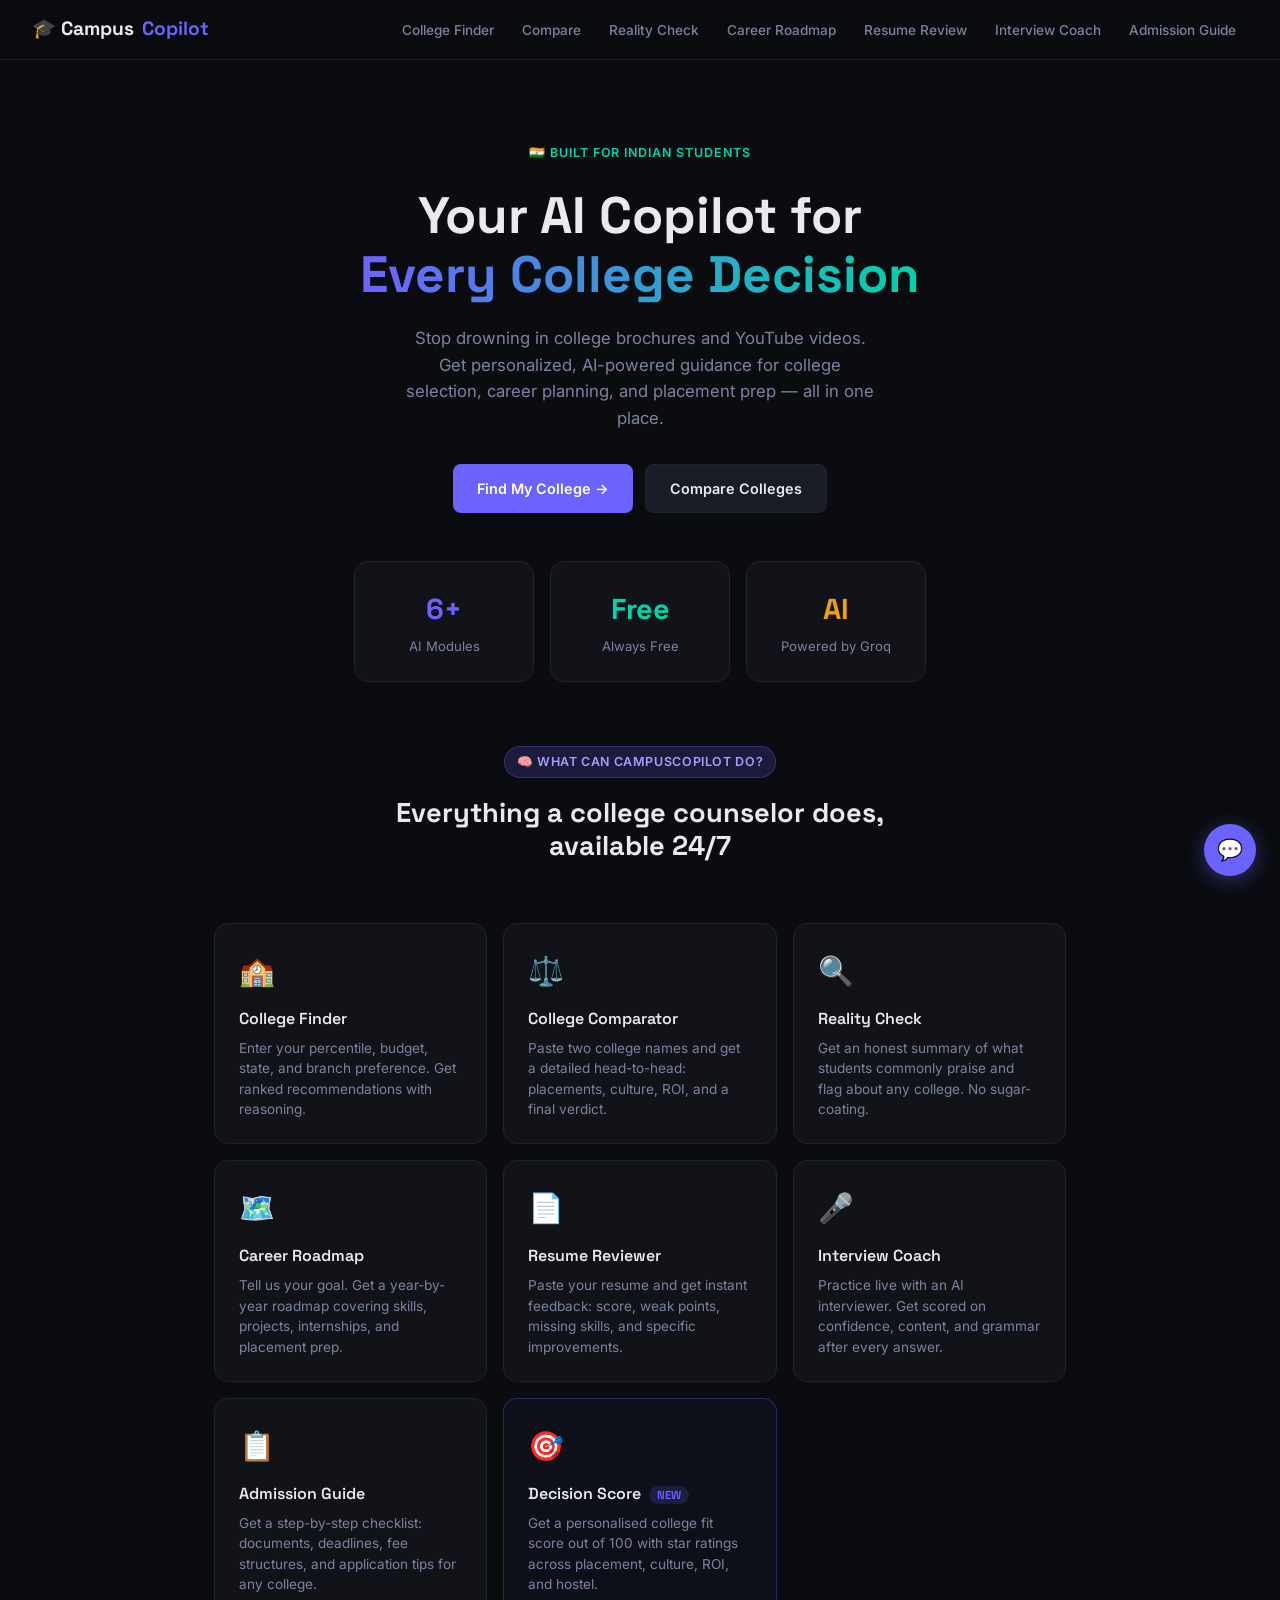
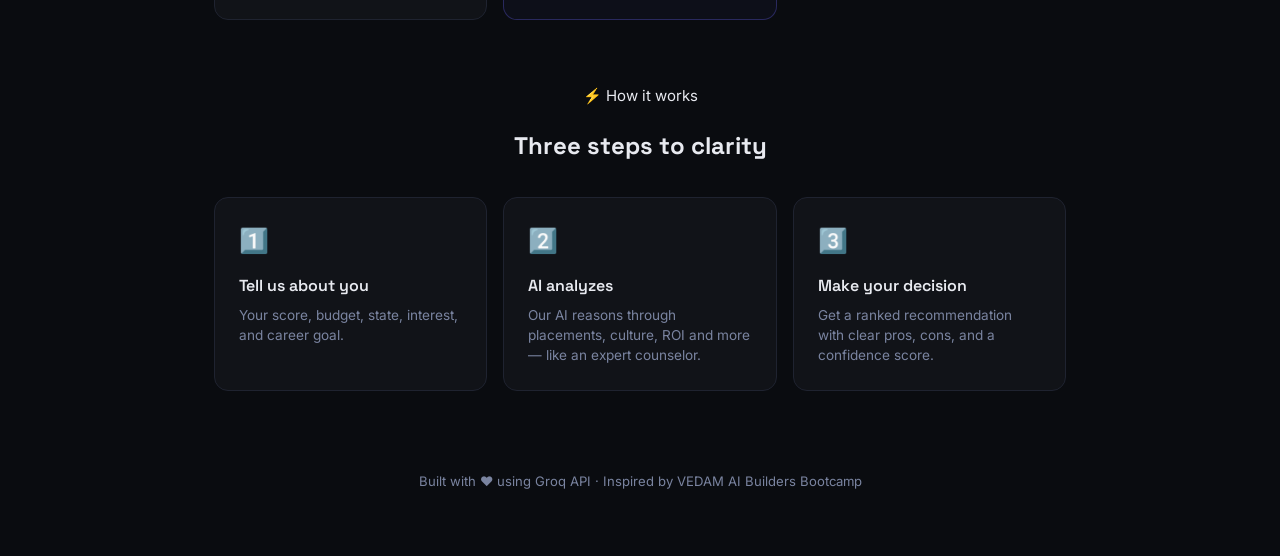
<file: index.html>
<!DOCTYPE html>
<html lang="en">
<head>
  <meta charset="UTF-8" />
  <meta name="viewport" content="width=device-width, initial-scale=1.0" />
  <title>CampusCopilot AI — Your College Decision Assistant</title>
  <link rel="stylesheet" href="css/style.css" />
</head>
<body>
<div class="page-wrapper">

  <!-- HERO -->
  <section class="hero">
    <div class="hero-eyebrow">🇮🇳 Built for Indian Students</div>
    <h1>Your AI Copilot for<br /><span class="highlight">Every College Decision</span></h1>
    <p>Stop drowning in college brochures and YouTube videos. Get personalized, AI-powered guidance for college selection, career planning, and placement prep — all in one place.</p>
    <div class="hero-cta">
      <a href="pages/college-finder.html" class="btn btn-primary">Find My College →</a>
      <a href="pages/compare.html" class="btn btn-secondary">Compare Colleges</a>
    </div>
  </section>

  <!-- STATS -->
  <div class="container" style="padding-top:0">
    <div style="display:flex;gap:1rem;justify-content:center;flex-wrap:wrap;margin-bottom:3rem;">
      <div class="card" style="text-align:center;min-width:140px;flex:1;max-width:180px;">
        <div style="font-family:var(--font-display);font-size:1.8rem;font-weight:700;color:var(--accent)">6+</div>
        <div style="color:var(--text-muted);font-size:0.82rem;margin-top:4px">AI Modules</div>
      </div>
      <div class="card" style="text-align:center;min-width:140px;flex:1;max-width:180px;">
        <div style="font-family:var(--font-display);font-size:1.8rem;font-weight:700;color:var(--accent-2)">Free</div>
        <div style="color:var(--text-muted);font-size:0.82rem;margin-top:4px">Always Free</div>
      </div>
      <div class="card" style="text-align:center;min-width:140px;flex:1;max-width:180px;">
        <div style="font-family:var(--font-display);font-size:1.8rem;font-weight:700;color:#f59e0b">AI</div>
        <div style="color:var(--text-muted);font-size:0.82rem;margin-top:4px">Powered by Groq</div>
      </div>
    </div>

    <!-- FEATURES -->
    <div style="text-align:center;margin-bottom:1.5rem;">
      <div class="page-header" style="padding:0 0 1rem">
        <div class="badge">🧠 What can CampusCopilot do?</div>
        <h1 style="font-size:1.7rem">Everything a college counselor does,<br/>available 24/7</h1>
      </div>
    </div>

    <div class="features-grid">
      <a href="pages/college-finder.html" class="feature-card">
        <div class="feature-icon">🏫</div>
        <div class="feature-title">College Finder</div>
        <div class="feature-desc">Enter your percentile, budget, state, and branch preference. Get ranked recommendations with reasoning.</div>
      </a>
      <a href="pages/compare.html" class="feature-card">
        <div class="feature-icon">⚖️</div>
        <div class="feature-title">College Comparator</div>
        <div class="feature-desc">Paste two college names and get a detailed head-to-head: placements, culture, ROI, and a final verdict.</div>
      </a>
      <a href="pages/reality.html" class="feature-card">
        <div class="feature-icon">🔍</div>
        <div class="feature-title">Reality Check</div>
        <div class="feature-desc">Get an honest summary of what students commonly praise and flag about any college. No sugar-coating.</div>
      </a>
      <a href="pages/roadmap.html" class="feature-card">
        <div class="feature-icon">🗺️</div>
        <div class="feature-title">Career Roadmap</div>
        <div class="feature-desc">Tell us your goal. Get a year-by-year roadmap covering skills, projects, internships, and placement prep.</div>
      </a>
      <a href="pages/resume.html" class="feature-card">
        <div class="feature-icon">📄</div>
        <div class="feature-title">Resume Reviewer</div>
        <div class="feature-desc">Paste your resume and get instant feedback: score, weak points, missing skills, and specific improvements.</div>
      </a>
      <a href="pages/interview.html" class="feature-card">
        <div class="feature-icon">🎤</div>
        <div class="feature-title">Interview Coach</div>
        <div class="feature-desc">Practice live with an AI interviewer. Get scored on confidence, content, and grammar after every answer.</div>
      </a>
      <a href="pages/admission.html" class="feature-card">
        <div class="feature-icon">📋</div>
        <div class="feature-title">Admission Guide</div>
        <div class="feature-desc">Get a step-by-step checklist: documents, deadlines, fee structures, and application tips for any college.</div>
      </a>
      <a href="pages/decision-score.html" class="feature-card" style="border-color:rgba(108,99,255,0.3);background:rgba(108,99,255,0.04)">
        <div class="feature-icon">🎯</div>
        <div class="feature-title">Decision Score <span style="font-size:0.72rem;color:var(--accent);font-weight:600;background:var(--accent-glow);padding:2px 8px;border-radius:99px;margin-left:4px">NEW</span></div>
        <div class="feature-desc">Get a personalised college fit score out of 100 with star ratings across placement, culture, ROI, and hostel.</div>
      </a>
    </div>

    <!-- HOW IT WORKS -->
    <div style="margin-top:4rem;text-align:center;">
      <div class="badge" style="margin-bottom:1.2rem">⚡ How it works</div>
      <h2 style="font-family:var(--font-display);font-size:1.5rem;margin-bottom:2rem">Three steps to clarity</h2>
      <div style="display:grid;grid-template-columns:repeat(auto-fit,minmax(200px,1fr));gap:1rem;text-align:left">
        <div class="card">
          <div style="font-size:1.5rem;margin-bottom:0.75rem">1️⃣</div>
          <div class="feature-title">Tell us about you</div>
          <div class="feature-desc">Your score, budget, state, interest, and career goal.</div>
        </div>
        <div class="card">
          <div style="font-size:1.5rem;margin-bottom:0.75rem">2️⃣</div>
          <div class="feature-title">AI analyzes</div>
          <div class="feature-desc">Our AI reasons through placements, culture, ROI and more — like an expert counselor.</div>
        </div>
        <div class="card">
          <div style="font-size:1.5rem;margin-bottom:0.75rem">3️⃣</div>
          <div class="feature-title">Make your decision</div>
          <div class="feature-desc">Get a ranked recommendation with clear pros, cons, and a confidence score.</div>
        </div>
      </div>
    </div>

    <div style="text-align:center;margin:4rem 0 2rem">
      <p style="color:var(--text-muted);font-size:0.82rem">Built with ❤️ using Groq API · Inspired by VEDAM AI Builders Bootcamp</p>
    </div>
  </div>
</div>

<script src="js/shell.js"></script>
<script src="js/groq.js"></script>
<script>injectIndexShell();</script>
</body>
</html>
</file>
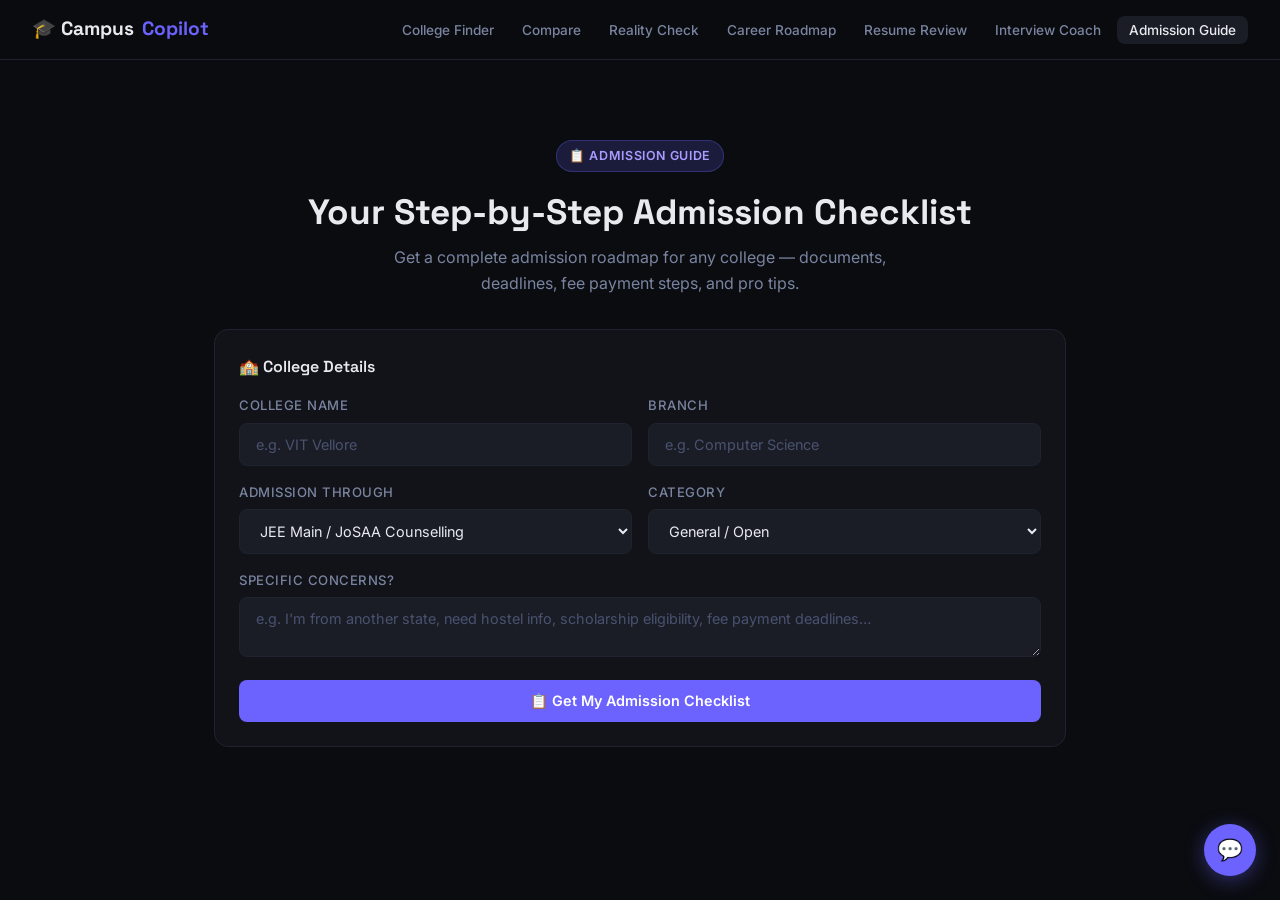
<file: pages/admission.html>
<!DOCTYPE html>
<html lang="en">
<head>
  <meta charset="UTF-8" />
  <meta name="viewport" content="width=device-width, initial-scale=1.0" />
  <title>Admission Guide — CampusCopilot AI</title>
  <link rel="stylesheet" href="../css/style.css" />
</head>
<body>
<div class="page-wrapper">
  <div class="container">
    <div class="page-header">
      <div class="badge">📋 Admission Guide</div>
      <h1>Your Step-by-Step Admission Checklist</h1>
      <p>Get a complete admission roadmap for any college — documents, deadlines, fee payment steps, and pro tips.</p>
    </div>

    <div class="card">
      <div class="card-title">🏫 College Details</div>
      <div class="form-row">
        <div class="form-group">
          <label>College Name</label>
          <input type="text" id="college" placeholder="e.g. VIT Vellore" />
        </div>
        <div class="form-group">
          <label>Branch</label>
          <input type="text" id="branch" placeholder="e.g. Computer Science" />
        </div>
      </div>
      <div class="form-row">
        <div class="form-group">
          <label>Admission Through</label>
          <select id="exam">
            <option>JEE Main / JoSAA Counselling</option>
            <option>MHT-CET / CAP Round (Maharashtra)</option>
            <option>KCET (Karnataka)</option>
            <option>WBJEE</option>
            <option>Direct Admission (Management Quota)</option>
            <option>College's Own Entrance</option>
            <option>COMEDK</option>
          </select>
        </div>
        <div class="form-group">
          <label>Category</label>
          <select id="category">
            <option>General / Open</option>
            <option>OBC</option>
            <option>SC</option>
            <option>ST</option>
            <option>EWS</option>
          </select>
        </div>
      </div>
      <div class="form-group">
        <label>Specific concerns?</label>
        <textarea id="concern" rows="2" placeholder="e.g. I'm from another state, need hostel info, scholarship eligibility, fee payment deadlines…"></textarea>
      </div>
      <button class="btn btn-primary" id="guide-btn" onclick="getAdmissionGuide()">
        📋 Get My Admission Checklist
      </button>
    </div>

    <div class="loading-dots" id="loading">
      <div class="dot"></div><div class="dot"></div><div class="dot"></div>
      <span style="margin-left:8px;color:var(--text-muted)">Preparing your admission guide…</span>
    </div>

    <div class="response-area md" id="response"></div>
  </div>
</div>

<script src="../js/shell.js"></script>
<script src="../js/groq.js"></script>
<script>
injectShell('admission');

const SYSTEM = `You are an expert Indian college admission counselor. Create a detailed, actionable admission guide.

Use this EXACT format:

## 📋 Admission Guide: [College] — [Branch]

### 📅 Typical Admission Timeline
List 6–8 chronological steps with approximate timeframes:
- **[Month/Period]:** What happens (e.g., JoSAA Round 1 allotment)
- etc.

### 📄 Documents Required
Organize into categories:

**Academic Documents:**
- [ ] Document 1 (specifics: how many copies, attestation needed?)
- [ ] Document 2
- etc.

**Identity & Address:**
- [ ] Document
- etc.

**Category-specific (if applicable):**
- [ ] Document

**College-specific:**
- [ ] Document

### 💰 Fee Structure Overview
- **Tuition Fee:** ₹X per year (approximate)
- **Hostel Fee:** ₹X per year (if applicable)
- **One-time Fees:** ₹X (admission, caution deposit, etc.)
- **Payment Deadline:** Typically within X days of allotment

### 🏠 Hostel Process
Brief explanation of how hostel allotment works at this college.

### 🎓 Scholarship Opportunities
2–3 scholarships to research (mention what to verify — don't claim eligibility).

### ⚠️ Common Mistakes to Avoid
- Mistake 1 — why it's costly
- Mistake 2
- Mistake 3

### ✅ First Week on Campus
5 things to do in your first week to start strong.

### 💡 Pro Tips
3 insider tips that most students wish they knew before joining.

Be practical and India-specific. Note when information should be verified with the college directly.`;

async function getAdmissionGuide() {
  const btn = document.getElementById('guide-btn');
  const college = document.getElementById('college').value.trim();
  if (!college) { alert('Please enter a college name.'); return; }

  const userMsg = `College: ${college}
Branch: ${document.getElementById('branch').value}
Admission Through: ${document.getElementById('exam').value}
Category: ${document.getElementById('category').value}
Concerns: ${document.getElementById('concern').value || 'None'}

Create a complete admission guide.`;

  btn.disabled = true;
  btn.textContent = 'Preparing…';
  showLoading('loading');
  const resp = document.getElementById('response');
  resp.classList.add('visible');
  resp.innerHTML = '';

  try {
    await askGroq(SYSTEM, userMsg, (partial) => {
      resp.innerHTML = renderMarkdown(partial);
    });
  } catch(e) {
    resp.innerHTML = `<span style="color:var(--error)">⚠️ ${e.message}</span>`;
  } finally {
    hideLoading('loading');
    btn.disabled = false;
    btn.textContent = '📋 Get My Admission Checklist';
  }
}
</script>
</body>
</html>
</file>
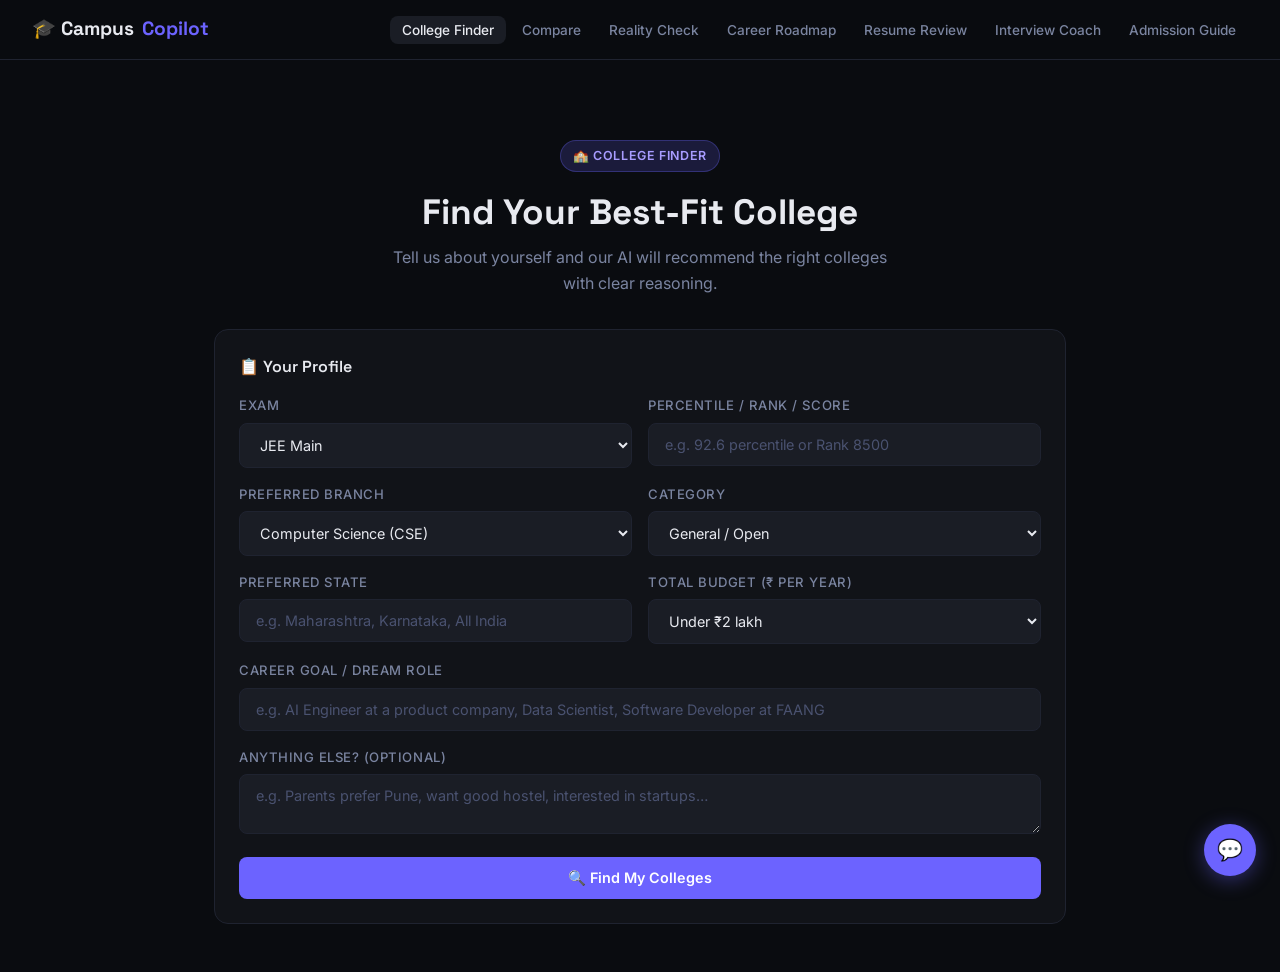
<file: pages/college-finder.html>
<!DOCTYPE html>
<html lang="en">
<head>
  <meta charset="UTF-8" />
  <meta name="viewport" content="width=device-width, initial-scale=1.0" />
  <title>College Finder — CampusCopilot AI</title>
  <link rel="stylesheet" href="../css/style.css" />
</head>
<body>
<div class="page-wrapper">
  <div class="container">
    <div class="page-header">
      <div class="badge">🏫 College Finder</div>
      <h1>Find Your Best-Fit College</h1>
      <p>Tell us about yourself and our AI will recommend the right colleges with clear reasoning.</p>
    </div>

    <div class="card">
      <div class="card-title">📋 Your Profile</div>

      <div class="form-row">
        <div class="form-group">
          <label>Exam</label>
          <select id="exam">
            <option>JEE Main</option>
            <option>JEE Advanced</option>
            <option>MHT-CET</option>
            <option>KCET</option>
            <option>WBJEE</option>
            <option>COMEDK</option>
            <option>Other State CET</option>
          </select>
        </div>
        <div class="form-group">
          <label>Percentile / Rank / Score</label>
          <input type="text" id="score" placeholder="e.g. 92.6 percentile or Rank 8500" />
        </div>
      </div>

      <div class="form-row">
        <div class="form-group">
          <label>Preferred Branch</label>
          <select id="branch">
            <option>Computer Science (CSE)</option>
            <option>CSE – Artificial Intelligence</option>
            <option>CSE – Data Science</option>
            <option>Information Technology (IT)</option>
            <option>Electronics & Communication (ECE)</option>
            <option>Mechanical Engineering</option>
            <option>Civil Engineering</option>
            <option>Electrical Engineering</option>
            <option>Chemical Engineering</option>
          </select>
        </div>
        <div class="form-group">
          <label>Category</label>
          <select id="category">
            <option>General / Open</option>
            <option>OBC</option>
            <option>SC</option>
            <option>ST</option>
            <option>EWS</option>
          </select>
        </div>
      </div>

      <div class="form-row">
        <div class="form-group">
          <label>Preferred State</label>
          <input type="text" id="state" placeholder="e.g. Maharashtra, Karnataka, All India" />
        </div>
        <div class="form-group">
          <label>Total Budget (₹ per year)</label>
          <select id="budget">
            <option>Under ₹2 lakh</option>
            <option>₹2 – 5 lakh</option>
            <option>₹5 – 10 lakh</option>
            <option>₹10 – 15 lakh</option>
            <option>Above ₹15 lakh</option>
          </select>
        </div>
      </div>

      <div class="form-group">
        <label>Career Goal / Dream Role</label>
        <input type="text" id="goal" placeholder="e.g. AI Engineer at a product company, Data Scientist, Software Developer at FAANG" />
      </div>

      <div class="form-group">
        <label>Anything else? (optional)</label>
        <textarea id="extra" rows="2" placeholder="e.g. Parents prefer Pune, want good hostel, interested in startups…"></textarea>
      </div>

      <button class="btn btn-primary" id="find-btn" onclick="findColleges()">
        🔍 Find My Colleges
      </button>
    </div>

    <div class="loading-dots" id="loading">
      <div class="dot"></div><div class="dot"></div><div class="dot"></div>
      <span style="margin-left:8px;color:var(--text-muted)">AI is analyzing your profile…</span>
    </div>

    <div class="response-area md" id="response"></div>
  </div>
</div>

<script src="../js/shell.js"></script>
<script src="../js/groq.js"></script>
<script>
injectShell('finder');

const SYSTEM = `You are an expert Indian college counselor with deep knowledge of engineering colleges across India.
A student gives you their profile. Recommend 5 colleges in this EXACT format for each:

## [College Name], [City]
**Why it fits:** One sentence on why this matches their profile.
**Placement Avg:** ₹X LPA | **Highest:** ₹X LPA
**Fees:** ₹X lakh/year
**Known for:** 3 bullet points (strengths)
**Watch out for:** 1–2 honest concerns
**Fit Score:** X/100

After all 5, add a section:
## 🎯 Our Top Recommendation
State clearly which one to prioritize and exactly why.

Be honest, specific, and India-focused. Mention real known facts about these colleges.`;

async function findColleges() {
  const btn = document.getElementById('find-btn');
  const userMsg = `
Exam: ${document.getElementById('exam').value}
Score: ${document.getElementById('score').value}
Branch: ${document.getElementById('branch').value}
Category: ${document.getElementById('category').value}
State Preference: ${document.getElementById('state').value}
Budget: ${document.getElementById('budget').value}
Career Goal: ${document.getElementById('goal').value}
Additional: ${document.getElementById('extra').value}

Recommend 5 colleges with detailed analysis.`;

  btn.disabled = true;
  btn.textContent = 'Finding…';
  showLoading('loading');
  const resp = document.getElementById('response');
  resp.classList.add('visible');
  resp.innerHTML = '';

  try {
    await askGroq(SYSTEM, userMsg, (partial) => {
      resp.innerHTML = renderMarkdown(partial);
    });
  } catch(e) {
    resp.innerHTML = `<span style="color:var(--error)">⚠️ Error: ${e.message}. Check your API key in js/groq.js</span>`;
  } finally {
    hideLoading('loading');
    btn.disabled = false;
    btn.textContent = '🔍 Find My Colleges';
  }
}
</script>
</body>
</html>
</file>
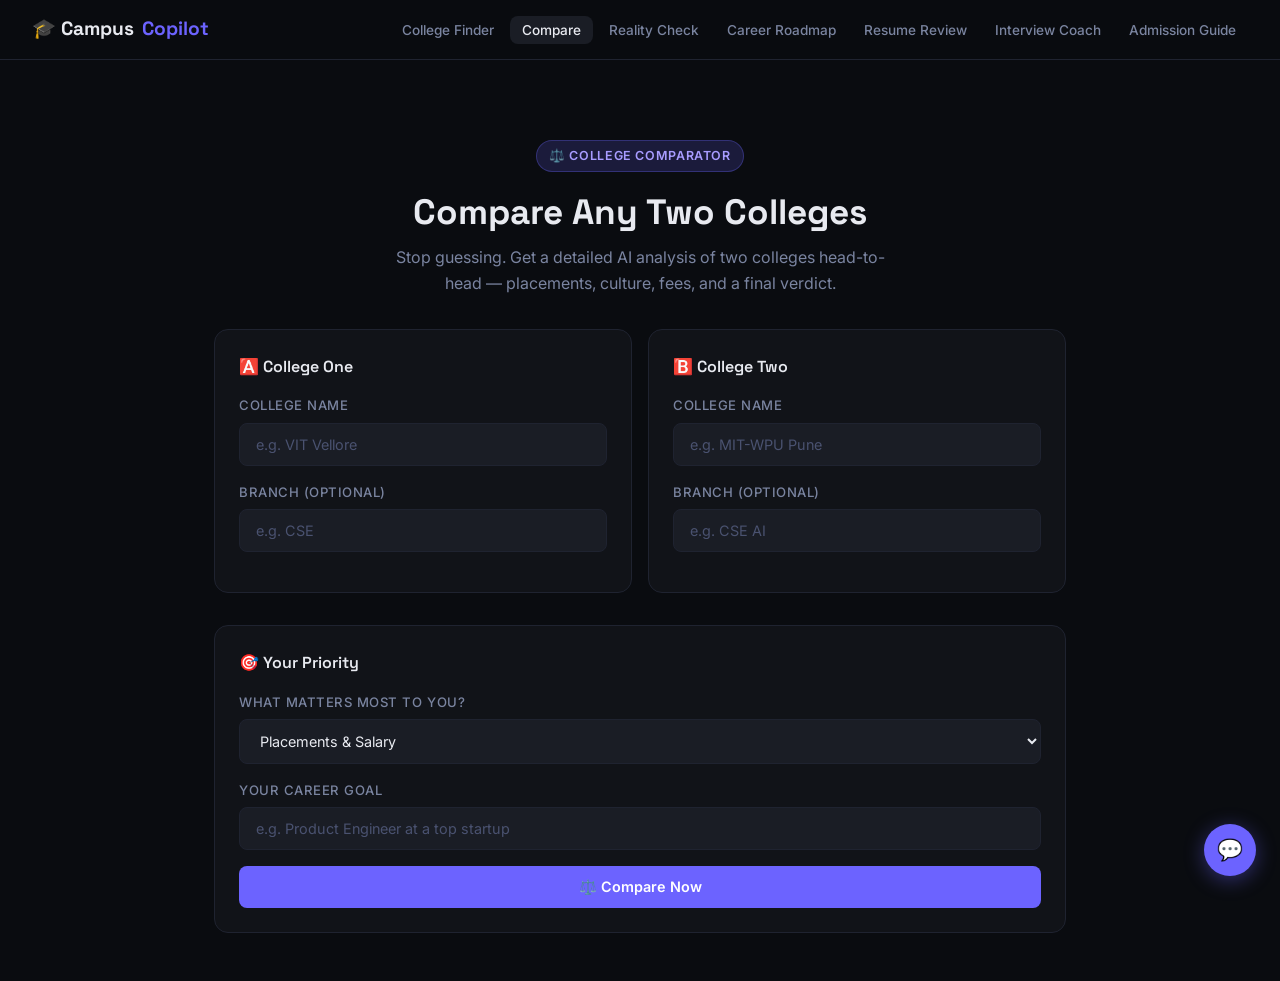
<file: pages/compare.html>
<!DOCTYPE html>
<html lang="en">
<head>
  <meta charset="UTF-8" />
  <meta name="viewport" content="width=device-width, initial-scale=1.0" />
  <title>Compare Colleges — CampusCopilot AI</title>
  <link rel="stylesheet" href="../css/style.css" />
</head>
<body>
<div class="page-wrapper">
  <div class="container">
    <div class="page-header">
      <div class="badge">⚖️ College Comparator</div>
      <h1>Compare Any Two Colleges</h1>
      <p>Stop guessing. Get a detailed AI analysis of two colleges head-to-head — placements, culture, fees, and a final verdict.</p>
    </div>

    <div style="display:grid;grid-template-columns:1fr 1fr;gap:1rem;margin-bottom:1rem;">
      <div class="card">
        <div class="card-title">🅰️ College One</div>
        <div class="form-group">
          <label>College Name</label>
          <input type="text" id="college1" placeholder="e.g. VIT Vellore" />
        </div>
        <div class="form-group">
          <label>Branch (optional)</label>
          <input type="text" id="branch1" placeholder="e.g. CSE" />
        </div>
      </div>
      <div class="card">
        <div class="card-title">🅱️ College Two</div>
        <div class="form-group">
          <label>College Name</label>
          <input type="text" id="college2" placeholder="e.g. MIT-WPU Pune" />
        </div>
        <div class="form-group">
          <label>Branch (optional)</label>
          <input type="text" id="branch2" placeholder="e.g. CSE AI" />
        </div>
      </div>
    </div>

    <div class="card">
      <div class="card-title">🎯 Your Priority</div>
      <div class="form-group">
        <label>What matters most to you?</label>
        <select id="priority">
          <option>Placements & Salary</option>
          <option>Brand Name & Reputation</option>
          <option>Coding & Tech Culture</option>
          <option>Value for Money (ROI)</option>
          <option>Campus Life & Hostel</option>
          <option>Research Opportunities</option>
          <option>Startups & Entrepreneurship</option>
        </select>
      </div>
      <div class="form-group">
        <label>Your career goal</label>
        <input type="text" id="goal" placeholder="e.g. Product Engineer at a top startup" />
      </div>
      <button class="btn btn-primary" id="compare-btn" onclick="compareColleges()">
        ⚖️ Compare Now
      </button>
    </div>

    <div class="loading-dots" id="loading">
      <div class="dot"></div><div class="dot"></div><div class="dot"></div>
      <span style="margin-left:8px;color:var(--text-muted)">AI is comparing colleges…</span>
    </div>

    <div class="response-area md" id="response"></div>
  </div>
</div>

<script src="../js/shell.js"></script>
<script src="../js/groq.js"></script>
<script>
injectShell('compare');

const SYSTEM = `You are an expert Indian college counselor. Compare two colleges in this exact format:

## ⚖️ [College A] vs [College B]

| Parameter | [College A] | [College B] |
|-----------|-------------|-------------|
| Avg Placement | ₹X LPA | ₹X LPA |
| Fees/Year | ₹X lakh | ₹X lakh |
| NIRF Rank | #X | #X |
| Coding Culture | ⭐⭐⭐⭐☆ | ⭐⭐⭐☆☆ |
| Campus Life | ⭐⭐⭐⭐⭐ | ⭐⭐⭐⭐☆ |
| ROI | ⭐⭐⭐⭐☆ | ⭐⭐⭐⭐⭐ |

## 🟢 [College A] Strengths
- Point 1
- Point 2
- Point 3

## 🔴 [College A] Weaknesses
- Point 1
- Point 2

## 🟢 [College B] Strengths
- Point 1
- Point 2
- Point 3

## 🔴 [College B] Weaknesses
- Point 1
- Point 2

## 🎯 Final Verdict
**Choose [College X] if:** you want [reason].
**Choose [College Y] if:** you want [reason].
**Overall Winner:** [College Name] — with a one-paragraph explanation why, given the student's specific priority.

Be honest. Use real known data where possible.`;

async function compareColleges() {
  const btn = document.getElementById('compare-btn');
  const c1 = document.getElementById('college1').value.trim();
  const c2 = document.getElementById('college2').value.trim();
  if (!c1 || !c2) { alert('Please enter both college names.'); return; }

  const userMsg = `
College A: ${c1} ${document.getElementById('branch1').value ? '('+document.getElementById('branch1').value+')' : ''}
College B: ${c2} ${document.getElementById('branch2').value ? '('+document.getElementById('branch2').value+')' : ''}
Student's priority: ${document.getElementById('priority').value}
Career goal: ${document.getElementById('goal').value}

Give a detailed comparison.`;

  btn.disabled = true;
  btn.textContent = 'Comparing…';
  showLoading('loading');
  const resp = document.getElementById('response');
  resp.classList.add('visible');
  resp.innerHTML = '';

  try {
    await askGroq(SYSTEM, userMsg, (partial) => {
      resp.innerHTML = renderMarkdown(partial);
    });
  } catch(e) {
    resp.innerHTML = `<span style="color:var(--error)">⚠️ ${e.message}</span>`;
  } finally {
    hideLoading('loading');
    btn.disabled = false;
    btn.textContent = '⚖️ Compare Now';
  }
}
</script>
</body>
</html>
</file>
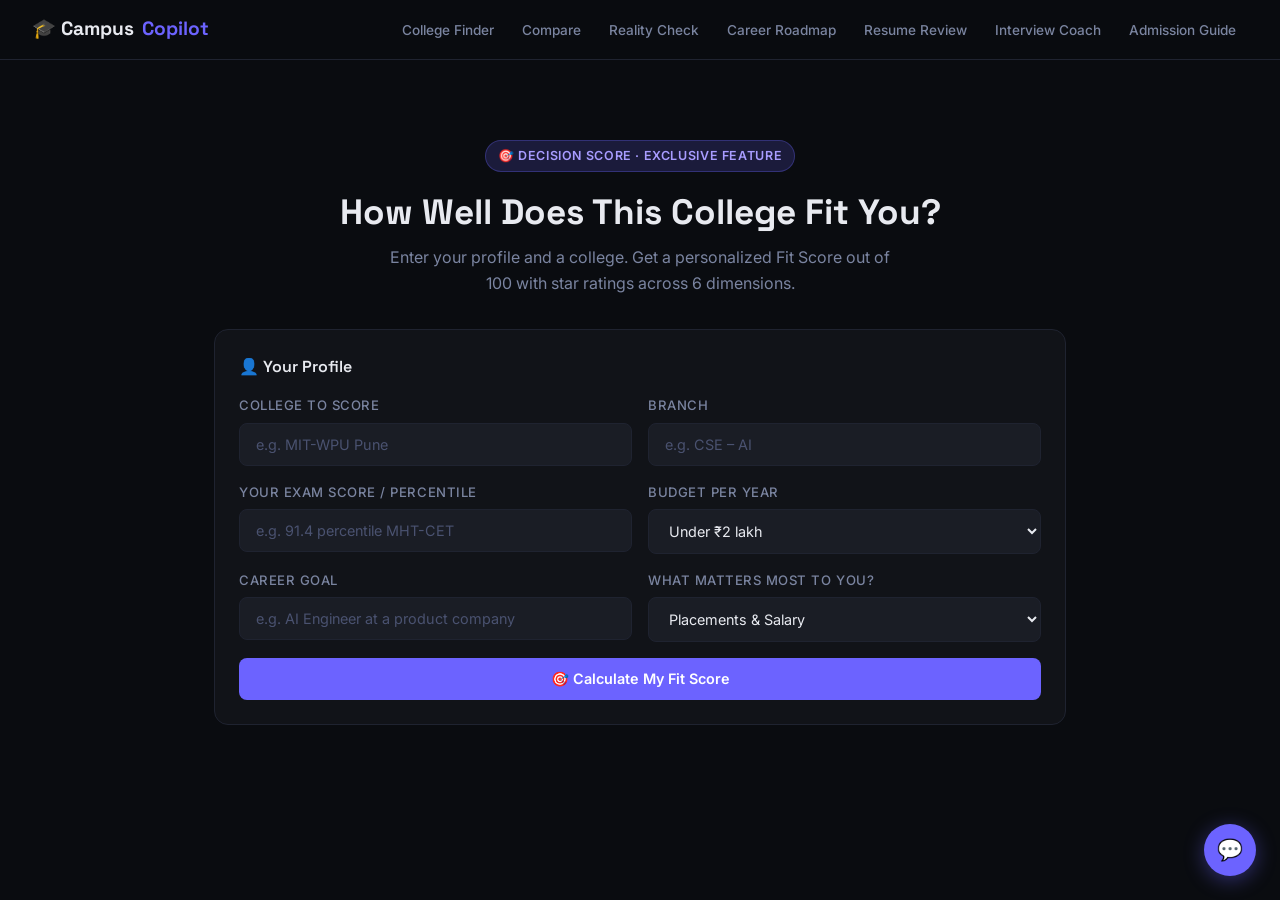
<file: pages/decision-score.html>
<!DOCTYPE html>
<html lang="en">
<head>
  <meta charset="UTF-8" />
  <meta name="viewport" content="width=device-width, initial-scale=1.0" />
  <title>Decision Score — CampusCopilot AI</title>
  <link rel="stylesheet" href="../css/style.css" />
</head>
<body>
<div class="page-wrapper">
  <div class="container">
    <div class="page-header">
      <div class="badge">🎯 Decision Score · Exclusive Feature</div>
      <h1>How Well Does This College Fit You?</h1>
      <p>Enter your profile and a college. Get a personalized Fit Score out of 100 with star ratings across 6 dimensions.</p>
    </div>

    <div class="card">
      <div class="card-title">👤 Your Profile</div>
      <div class="form-row">
        <div class="form-group">
          <label>College to Score</label>
          <input type="text" id="college" placeholder="e.g. MIT-WPU Pune" />
        </div>
        <div class="form-group">
          <label>Branch</label>
          <input type="text" id="branch" placeholder="e.g. CSE – AI" />
        </div>
      </div>
      <div class="form-row">
        <div class="form-group">
          <label>Your Exam Score / Percentile</label>
          <input type="text" id="score" placeholder="e.g. 91.4 percentile MHT-CET" />
        </div>
        <div class="form-group">
          <label>Budget per Year</label>
          <select id="budget">
            <option>Under ₹2 lakh</option>
            <option>₹2 – 5 lakh</option>
            <option>₹5 – 10 lakh</option>
            <option>₹10 – 15 lakh</option>
            <option>Above ₹15 lakh</option>
          </select>
        </div>
      </div>
      <div class="form-row">
        <div class="form-group">
          <label>Career Goal</label>
          <input type="text" id="goal" placeholder="e.g. AI Engineer at a product company" />
        </div>
        <div class="form-group">
          <label>What matters MOST to you?</label>
          <select id="priority">
            <option>Placements & Salary</option>
            <option>Brand & Reputation</option>
            <option>Tech & Coding Culture</option>
            <option>Campus Life & Hostel</option>
            <option>Research Opportunities</option>
            <option>Value for Money</option>
          </select>
        </div>
      </div>
      <button class="btn btn-primary" id="score-btn" onclick="getDecisionScore()">
        🎯 Calculate My Fit Score
      </button>
    </div>

    <div class="loading-dots" id="loading">
      <div class="dot"></div><div class="dot"></div><div class="dot"></div>
      <span style="margin-left:8px;color:var(--text-muted)">Calculating your personalized fit score…</span>
    </div>

    <!-- Score Display -->
    <div id="score-display" style="display:none">
      <div class="score-card" id="main-score-card">
        <div style="color:var(--text-muted);font-size:0.8rem;text-transform:uppercase;letter-spacing:0.06em;margin-bottom:0.5rem">Fit Score</div>
        <div class="score-number" id="score-num">--</div>
        <div class="score-label">out of 100</div>
        <div class="stars" id="score-stars">☆☆☆☆☆</div>
        <div id="score-verdict" style="color:var(--text-muted);font-size:0.85rem;margin-top:0.5rem"></div>
      </div>

      <div style="display:grid;grid-template-columns:repeat(3,1fr);gap:0.75rem;margin-bottom:1rem" id="dimension-cards"></div>
    </div>

    <div class="response-area md" id="response"></div>
  </div>
</div>

<script src="../js/shell.js"></script>
<script src="../js/groq.js"></script>
<script>
injectShell('');

const SYSTEM = `You are a college fit analyzer. Given a student's profile and a specific college, calculate a personalized Fit Score.

Respond ONLY with this exact JSON (no markdown, no explanation, just the JSON):

{
  "overall": 78,
  "verdict": "Strong Fit",
  "summary": "One sentence why this score",
  "dimensions": [
    {"name": "Placements", "score": 8, "comment": "Short specific comment"},
    {"name": "Budget Fit", "score": 7, "comment": "Short specific comment"},
    {"name": "Career Alignment", "score": 9, "comment": "Short specific comment"},
    {"name": "Coding Culture", "score": 7, "comment": "Short specific comment"},
    {"name": "Campus Life", "score": 6, "comment": "Short specific comment"},
    {"name": "ROI", "score": 8, "comment": "Short specific comment"}
  ],
  "pros": ["Pro 1", "Pro 2", "Pro 3"],
  "cons": ["Con 1", "Con 2"],
  "recommendation": "2-3 sentence final recommendation"
}

All scores out of 10. Overall out of 100. Verdict: "Excellent Fit" (85+), "Strong Fit" (70-84), "Good Fit" (55-69), "Risky Choice" (40-54), "Poor Fit" (<40).`;

function starsFromScore(score, max=10) {
  const filled = Math.round((score / max) * 5);
  return '★'.repeat(filled) + '☆'.repeat(5 - filled);
}

function colorFromScore(score) {
  if (score >= 80) return 'var(--success)';
  if (score >= 65) return 'var(--accent)';
  if (score >= 50) return 'var(--warning)';
  return 'var(--error)';
}

async function getDecisionScore() {
  const btn = document.getElementById('score-btn');
  const college = document.getElementById('college').value.trim();
  if (!college) { alert('Enter a college name first.'); return; }

  btn.disabled = true;
  btn.textContent = 'Calculating…';
  showLoading('loading');
  document.getElementById('score-display').style.display = 'none';
  document.getElementById('response').classList.remove('visible');

  const userMsg = `
College: ${college}
Branch: ${document.getElementById('branch').value}
Student Score: ${document.getElementById('score').value}
Budget: ${document.getElementById('budget').value}
Career Goal: ${document.getElementById('goal').value}
Priority: ${document.getElementById('priority').value}

Calculate the personalized fit score as JSON.`;

  try {
    let raw = await askGroq(SYSTEM, userMsg, null);
    raw = raw.trim().replace(/```json|```/g, '').trim();
    const data = JSON.parse(raw);
    renderScore(data, college);
  } catch(e) {
    const resp = document.getElementById('response');
    resp.classList.add('visible');
    resp.innerHTML = `<span style="color:var(--error)">⚠️ ${e.message}. Try again.</span>`;
  } finally {
    hideLoading('loading');
    btn.disabled = false;
    btn.textContent = '🎯 Calculate My Fit Score';
  }
}

function renderScore(data, college) {
  // Main score
  document.getElementById('score-num').textContent = data.overall;
  document.getElementById('score-num').style.color = colorFromScore(data.overall);
  document.getElementById('score-stars').textContent = starsFromScore(data.overall, 100);
  document.getElementById('score-verdict').textContent = `${data.verdict} — ${data.summary}`;
  document.getElementById('score-display').style.display = 'block';

  // Dimension cards
  const container = document.getElementById('dimension-cards');
  container.innerHTML = data.dimensions.map(d => `
    <div class="card" style="text-align:center;padding:1rem">
      <div style="font-size:0.78rem;color:var(--text-muted);margin-bottom:0.4rem;text-transform:uppercase;letter-spacing:0.04em">${d.name}</div>
      <div style="font-family:var(--font-display);font-size:1.6rem;font-weight:700;color:${colorFromScore(d.score)}">${d.score}<span style="font-size:0.9rem;color:var(--text-dim)">/10</span></div>
      <div style="color:#f59e0b;font-size:0.85rem;margin:2px 0">${starsFromScore(d.score)}</div>
      <div style="font-size:0.75rem;color:var(--text-muted);line-height:1.4;margin-top:0.3rem">${d.comment}</div>
    </div>
  `).join('');

  // Detailed response
  const resp = document.getElementById('response');
  resp.classList.add('visible');
  resp.innerHTML = renderMarkdown(`
## ✅ Why It Works
${data.pros.map(p => `- ${p}`).join('\n')}

## ⚠️ Watch Out For
${data.cons.map(c => `- ${c}`).join('\n')}

## 🎯 Final Recommendation
${data.recommendation}
  `);
}
</script>
</body>
</html>
</file>
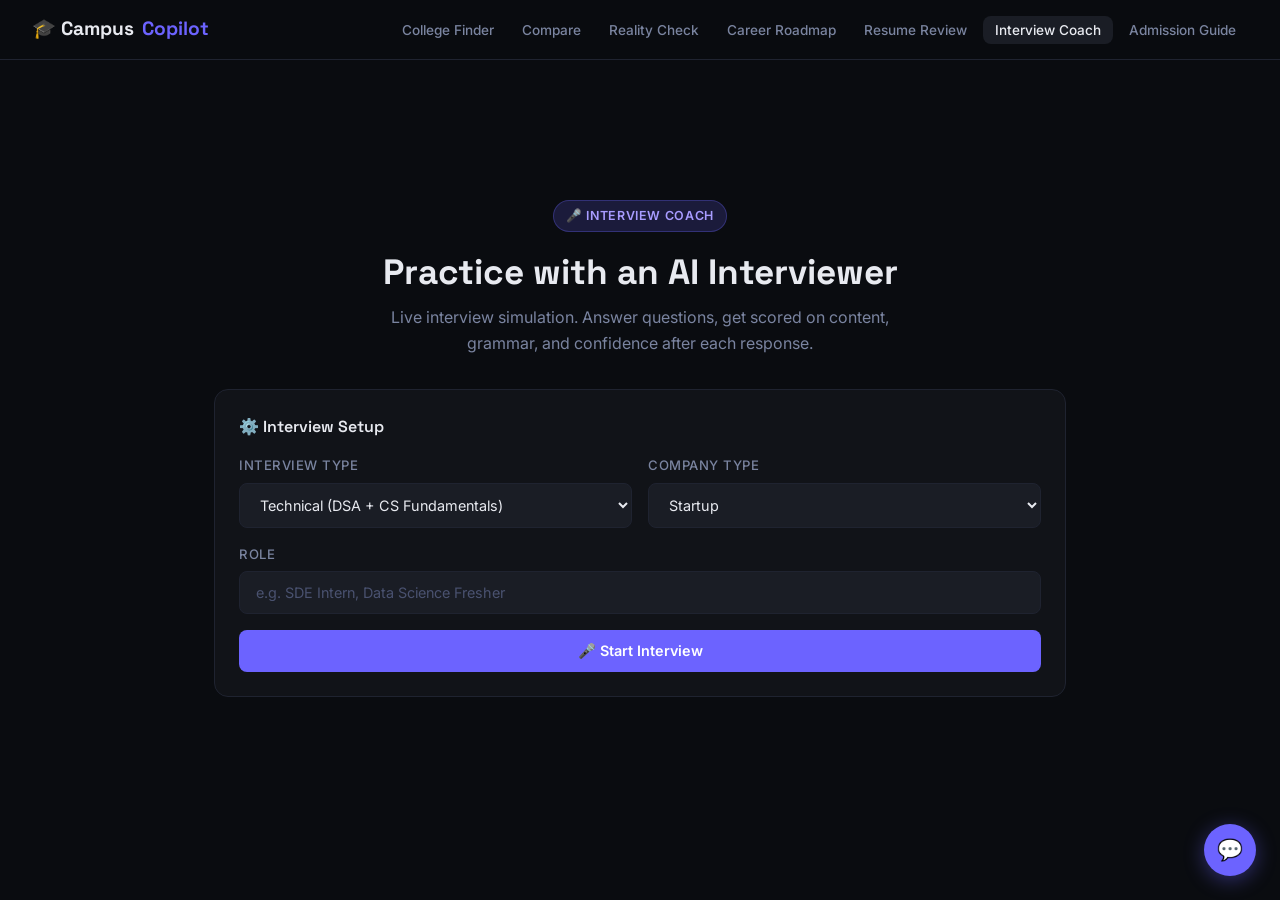
<file: pages/interview.html>
<!DOCTYPE html>
<html lang="en">
<head>
  <meta charset="UTF-8" />
  <meta name="viewport" content="width=device-width, initial-scale=1.0" />
  <title>Interview Coach — CampusCopilot AI</title>
  <link rel="stylesheet" href="../css/style.css" />
</head>
<body>
<div class="page-wrapper" style="display:flex;flex-direction:column;height:100vh;">

  <!-- Setup Panel -->
  <div id="setup-panel" style="padding-top:60px">
    <div class="container">
      <div class="page-header">
        <div class="badge">🎤 Interview Coach</div>
        <h1>Practice with an AI Interviewer</h1>
        <p>Live interview simulation. Answer questions, get scored on content, grammar, and confidence after each response.</p>
      </div>

      <div class="card">
        <div class="card-title">⚙️ Interview Setup</div>
        <div class="form-row">
          <div class="form-group">
            <label>Interview Type</label>
            <select id="int-type">
              <option>Technical (DSA + CS Fundamentals)</option>
              <option>HR / Behavioral</option>
              <option>System Design (Beginner)</option>
              <option>Project-based</option>
              <option>Full Mock Interview</option>
            </select>
          </div>
          <div class="form-group">
            <label>Company Type</label>
            <select id="int-company">
              <option>Startup</option>
              <option>MNC (TCS, Infosys)</option>
              <option>Product Company (Razorpay, Flipkart)</option>
              <option>FAANG</option>
              <option>Any / General</option>
            </select>
          </div>
        </div>
        <div class="form-group">
          <label>Role</label>
          <input type="text" id="int-role" placeholder="e.g. SDE Intern, Data Science Fresher" />
        </div>
        <button class="btn btn-primary" onclick="startInterview()">🎤 Start Interview</button>
      </div>
    </div>
  </div>

  <!-- Interview Panel -->
  <div id="interview-panel" style="display:none;flex:1;flex-direction:column;padding-top:60px">
    <div style="padding:0.75rem 1.5rem;border-bottom:1px solid var(--border);display:flex;align-items:center;justify-content:space-between;background:var(--bg)">
      <div style="font-family:var(--font-display);font-size:0.95rem;font-weight:600" id="interview-title">Interview</div>
      <div style="display:flex;gap:0.75rem;align-items:center">
        <span id="q-counter" style="color:var(--text-muted);font-size:0.82rem">Question 1</span>
        <button class="btn btn-secondary" style="padding:0.4rem 0.9rem;font-size:0.82rem" onclick="endInterview()">End & Get Score</button>
      </div>
    </div>

    <div class="chat-page-messages" id="int-messages"></div>

    <div style="border-top:1px solid var(--border);padding:1rem 1.5rem;background:var(--bg);max-width:800px;width:100%;margin:0 auto;">
      <div style="display:flex;gap:0.75rem;align-items:flex-end">
        <textarea id="int-input" class="" rows="3" placeholder="Type your answer here… Press Ctrl+Enter to submit" style="flex:1;resize:none;padding:0.7rem 1rem;background:var(--bg-input);border:1px solid var(--border);border-radius:var(--radius-sm);color:var(--text);font-family:var(--font-body);font-size:0.9rem;outline:none;"></textarea>
        <div style="display:flex;flex-direction:column;gap:0.5rem">
          <button class="btn btn-primary" style="width:auto;padding:0.7rem 1.2rem" onclick="submitAnswer()">Submit →</button>
          <button class="btn btn-secondary" style="padding:0.5rem 0.75rem;font-size:0.8rem" onclick="skipQuestion()">Skip</button>
        </div>
      </div>
      <div style="margin-top:0.5rem;color:var(--text-dim);font-size:0.78rem">Tip: Answer as you would in a real interview. Be specific and use examples.</div>
    </div>
  </div>

</div>

<script src="../js/shell.js"></script>
<script src="../js/groq.js"></script>
<script>
injectShell('interview');

let interviewState = {
  type: '', company: '', role: '',
  questionCount: 0,
  history: []
};

const INTERVIEWER_SYSTEM = `You are a professional technical interviewer from a top Indian tech company.
Your job is to conduct a realistic interview. After the candidate answers:

1. Give honest feedback in this format:
**Feedback:**
- Content: X/10 — [specific comment]
- Clarity: X/10 — [specific comment]  
- Confidence: X/10 — [specific comment]
**What was good:** [1–2 points]
**What to improve:** [1–2 points]

2. Then ask the NEXT question naturally (say "Alright, next question:" or "Good. Let's move on:").

Keep a professional but encouraging tone. Ask realistic questions for the role and company type.
Start by greeting and asking the first question immediately.`;

async function startInterview() {
  const type = document.getElementById('int-type').value;
  const company = document.getElementById('int-company').value;
  const role = document.getElementById('int-role').value || 'Software Engineer';

  interviewState = { type, company, role, questionCount: 0, history: [] };

  document.getElementById('setup-panel').style.display = 'none';
  const panel = document.getElementById('interview-panel');
  panel.style.display = 'flex';
  panel.style.flexDirection = 'column';
  document.getElementById('interview-title').textContent = `${type} · ${company}`;

  const firstMsg = `Start a ${type} interview for the role of ${role} at ${company}. 
Greet the candidate briefly and ask your first question immediately. Keep it real.`;

  addIntMsg('bot', '...');
  try {
    interviewState.history.push({ role: 'user', content: firstMsg });
    const reply = await askGroq(INTERVIEWER_SYSTEM, firstMsg, (partial) => {
      document.querySelector('.chat-page-msg.bot:last-child').textContent = partial;
      scrollMessages();
    });
    interviewState.history.push({ role: 'assistant', content: reply });
    interviewState.questionCount++;
    updateCounter();
  } catch(e) {
    document.querySelector('.chat-page-msg.bot:last-child').textContent = '⚠️ Error starting interview. Check API key.';
  }
}

async function submitAnswer() {
  const input = document.getElementById('int-input');
  const answer = input.value.trim();
  if (!answer) return;

  addIntMsg('user', answer);
  input.value = '';

  interviewState.history.push({ role: 'user', content: answer });

  const botMsg = addIntMsg('bot', '...');
  try {
    const context = interviewState.history.map(m => `${m.role === 'user' ? 'CANDIDATE' : 'INTERVIEWER'}: ${m.content}`).join('\n\n');
    const reply = await askGroq(INTERVIEWER_SYSTEM, context + '\n\nCANDIDATE: ' + answer, (partial) => {
      botMsg.textContent = partial;
      scrollMessages();
    });
    interviewState.history.push({ role: 'assistant', content: reply });
    interviewState.questionCount++;
    updateCounter();
  } catch(e) {
    botMsg.textContent = '⚠️ Error. Try again.';
  }
}

async function skipQuestion() {
  addIntMsg('user', '[Skipped this question]');
  const botMsg = addIntMsg('bot', '...');
  const context = interviewState.history.map(m => `${m.role === 'user' ? 'CANDIDATE' : 'INTERVIEWER'}: ${m.content}`).join('\n\n');
  try {
    const reply = await askGroq(INTERVIEWER_SYSTEM, context + '\n\nCANDIDATE: [Skipped — please move to the next question]', (partial) => {
      botMsg.textContent = partial;
      scrollMessages();
    });
    interviewState.history.push({ role: 'assistant', content: reply });
  } catch(e) {
    botMsg.textContent = '⚠️ Error.';
  }
}

async function endInterview() {
  const panel = document.getElementById('interview-panel');
  const endMsg = addIntMsg('bot', 'Calculating your final score…');

  const context = interviewState.history.map(m => `${m.role === 'user' ? 'CANDIDATE' : 'INTERVIEWER'}: ${m.content}`).join('\n\n');
  const scorePrompt = `Based on this entire interview, give a final performance report:

## 🎯 Final Interview Report

**Overall Score: XX/100**

| Area | Score |
|------|-------|
| Technical Knowledge | X/10 |
| Communication | X/10 |
| Problem Solving | X/10 |
| Confidence | X/10 |
| Depth of Answers | X/10 |

### 🏆 Strongest Points
- Point 1
- Point 2

### 📈 Areas to Improve
- Area 1 with specific advice
- Area 2

### 🎯 Verdict
**Hire / Maybe / Not Yet** — and why in 2–3 sentences.

### 📚 What to Study Next
3–5 specific topics to work on before the next interview.`;

  try {
    const reply = await askGroq('You are an interview evaluator. Give a final interview scorecard.', context + '\n\n' + scorePrompt, (partial) => {
      endMsg.innerHTML = renderMarkdown(partial);
      endMsg.classList.add('md');
      scrollMessages();
    });
  } catch(e) {
    endMsg.textContent = '⚠️ Error generating report.';
  }

  document.getElementById('int-input').disabled = true;
  document.querySelector('[onclick="submitAnswer()"]').disabled = true;
}

function addIntMsg(type, text) {
  const msgs = document.getElementById('int-messages');
  const div = document.createElement('div');
  div.className = `chat-page-msg ${type}`;
  div.textContent = text;
  msgs.appendChild(div);
  scrollMessages();
  return div;
}

function scrollMessages() {
  const msgs = document.getElementById('int-messages');
  msgs.scrollTop = msgs.scrollHeight;
}

function updateCounter() {
  document.getElementById('q-counter').textContent = `Question ${interviewState.questionCount}`;
}

document.addEventListener('keydown', e => {
  if (e.ctrlKey && e.key === 'Enter') submitAnswer();
});
</script>
</body>
</html>
</file>
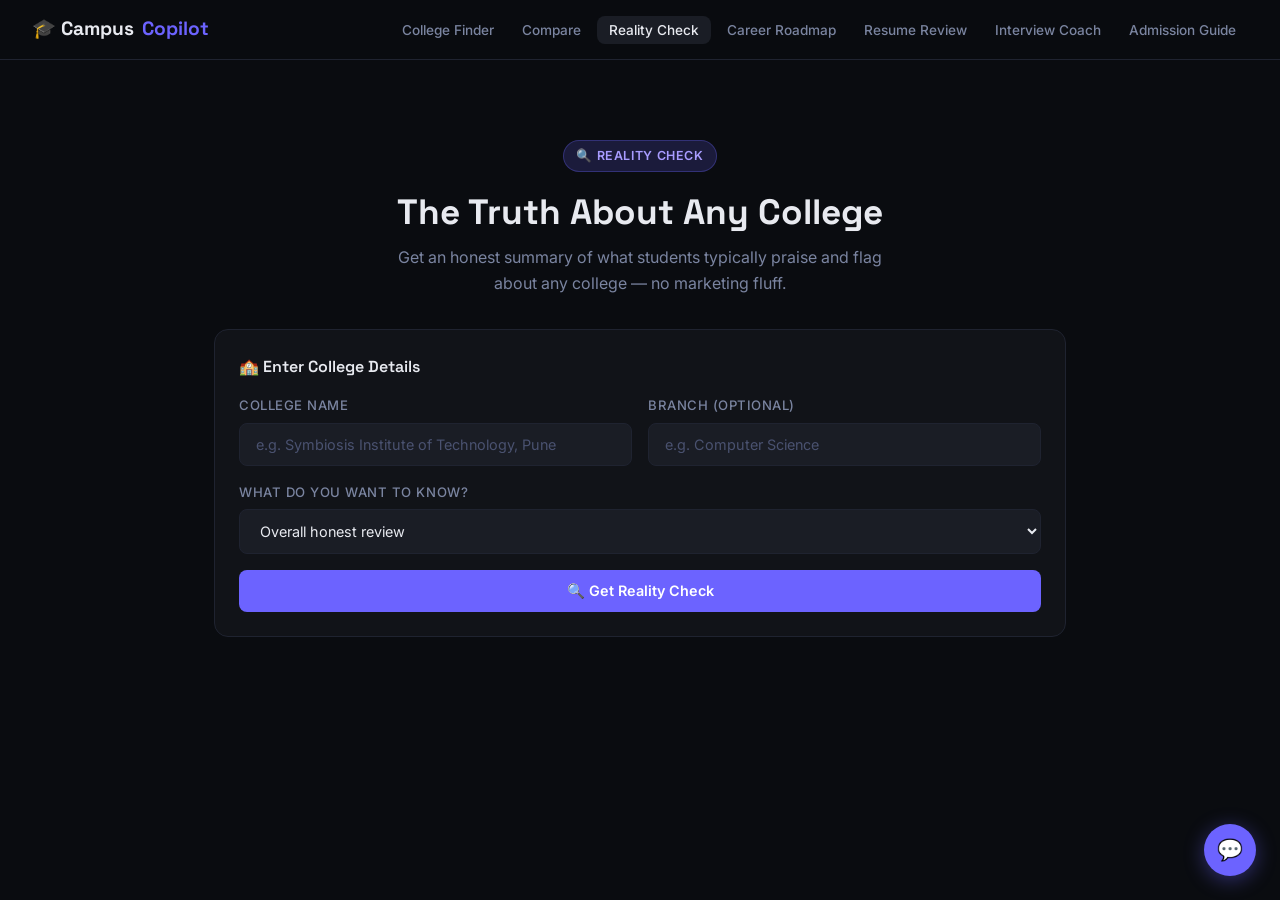
<file: pages/reality.html>
<!DOCTYPE html>
<html lang="en">
<head>
  <meta charset="UTF-8" />
  <meta name="viewport" content="width=device-width, initial-scale=1.0" />
  <title>Reality Check — CampusCopilot AI</title>
  <link rel="stylesheet" href="../css/style.css" />
</head>
<body>
<div class="page-wrapper">
  <div class="container">
    <div class="page-header">
      <div class="badge">🔍 Reality Check</div>
      <h1>The Truth About Any College</h1>
      <p>Get an honest summary of what students typically praise and flag about any college — no marketing fluff.</p>
    </div>

    <div class="card">
      <div class="card-title">🏫 Enter College Details</div>
      <div class="form-row">
        <div class="form-group">
          <label>College Name</label>
          <input type="text" id="college" placeholder="e.g. Symbiosis Institute of Technology, Pune" />
        </div>
        <div class="form-group">
          <label>Branch (optional)</label>
          <input type="text" id="branch" placeholder="e.g. Computer Science" />
        </div>
      </div>
      <div class="form-group">
        <label>What do you want to know?</label>
        <select id="focus">
          <option>Overall honest review</option>
          <option>Placements & salary reality</option>
          <option>Campus life & hostel</option>
          <option>Faculty & academics quality</option>
          <option>Coding culture & clubs</option>
          <option>Fees vs value (ROI)</option>
        </select>
      </div>
      <button class="btn btn-primary" id="reality-btn" onclick="getRealityCheck()">
        🔍 Get Reality Check
      </button>
    </div>

    <div class="loading-dots" id="loading">
      <div class="dot"></div><div class="dot"></div><div class="dot"></div>
      <span style="margin-left:8px;color:var(--text-muted)">Analyzing student sentiment…</span>
    </div>

    <div class="response-area md" id="response"></div>
  </div>
</div>

<script src="../js/shell.js"></script>
<script src="../js/groq.js"></script>
<script>
injectShell('reality');

const SYSTEM = `You are a trusted college reviewer summarizing common student experiences at Indian colleges.
IMPORTANT: Frame everything as patterns you've observed, not first-hand opinions. Be honest and balanced.

Use this exact format:

## 🏫 [College Name] — Reality Check

### ⭐ Overall Rating: X/10

### ✅ What Students Generally Praise
- **[Category]:** Specific point students appreciate
- **[Category]:** Specific point
- **[Category]:** Specific point
(3–5 points)

### ⚠️ What Students Frequently Flag
- **[Category]:** Honest concern students commonly raise
- **[Category]:** Concern
(2–4 points)

### 📊 Placement Reality
**Official claim vs Reality:** Explain the gap if any.
**Who actually gets good packages:** Be specific.
**Average realistic package:** ₹X LPA (not the inflated figure).

### 🎓 Is It Worth It?
A 2–3 sentence honest verdict on whether the college justifies its fees and reputation.

### 💡 Pro Tip
One actionable piece of advice for someone joining this college.

Be honest. Students need real information to make life decisions.`;

async function getRealityCheck() {
  const btn = document.getElementById('reality-btn');
  const college = document.getElementById('college').value.trim();
  if (!college) { alert('Please enter a college name.'); return; }

  const userMsg = `College: ${college}
Branch: ${document.getElementById('branch').value || 'General'}
Focus: ${document.getElementById('focus').value}

Give me the honest reality check.`;

  btn.disabled = true;
  btn.textContent = 'Analyzing…';
  showLoading('loading');
  const resp = document.getElementById('response');
  resp.classList.add('visible');
  resp.innerHTML = '';

  try {
    await askGroq(SYSTEM, userMsg, (partial) => {
      resp.innerHTML = renderMarkdown(partial);
    });
  } catch(e) {
    resp.innerHTML = `<span style="color:var(--error)">⚠️ ${e.message}</span>`;
  } finally {
    hideLoading('loading');
    btn.disabled = false;
    btn.textContent = '🔍 Get Reality Check';
  }
}
</script>
</body>
</html>
</file>
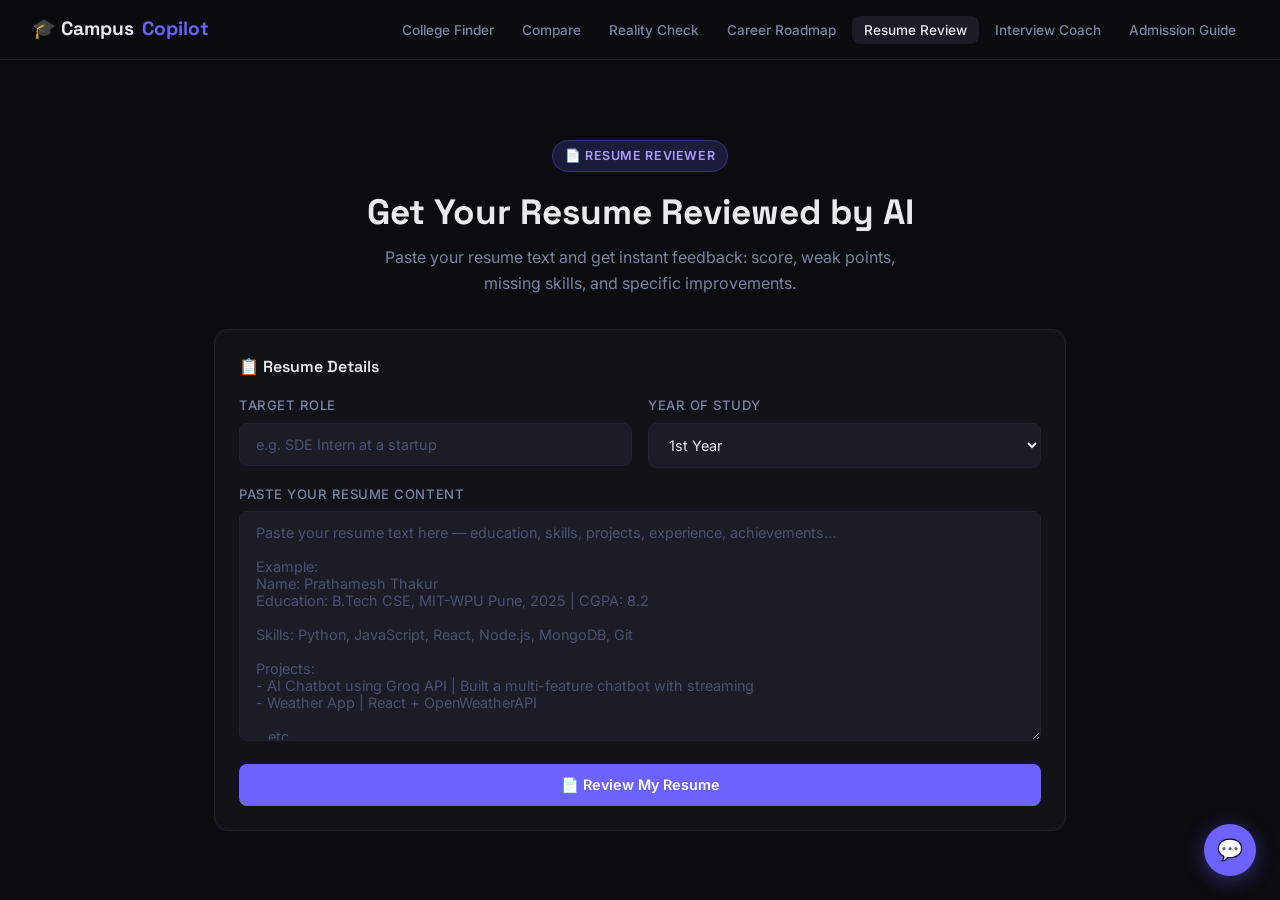
<file: pages/resume.html>
<!DOCTYPE html>
<html lang="en">
<head>
  <meta charset="UTF-8" />
  <meta name="viewport" content="width=device-width, initial-scale=1.0" />
  <title>Resume Reviewer — CampusCopilot AI</title>
  <link rel="stylesheet" href="../css/style.css" />
</head>
<body>
<div class="page-wrapper">
  <div class="container">
    <div class="page-header">
      <div class="badge">📄 Resume Reviewer</div>
      <h1>Get Your Resume Reviewed by AI</h1>
      <p>Paste your resume text and get instant feedback: score, weak points, missing skills, and specific improvements.</p>
    </div>

    <div class="card">
      <div class="card-title">📋 Resume Details</div>
      <div class="form-row">
        <div class="form-group">
          <label>Target Role</label>
          <input type="text" id="role" placeholder="e.g. SDE Intern at a startup" />
        </div>
        <div class="form-group">
          <label>Year of Study</label>
          <select id="year">
            <option>1st Year</option>
            <option>2nd Year</option>
            <option>3rd Year</option>
            <option>Final Year</option>
            <option>Recent Graduate</option>
          </select>
        </div>
      </div>
      <div class="form-group">
        <label>Paste Your Resume Content</label>
        <textarea id="resume" rows="12" placeholder="Paste your resume text here — education, skills, projects, experience, achievements…

Example:
Name: Prathamesh Thakur
Education: B.Tech CSE, MIT-WPU Pune, 2025 | CGPA: 8.2

Skills: Python, JavaScript, React, Node.js, MongoDB, Git

Projects:
- AI Chatbot using Groq API | Built a multi-feature chatbot with streaming
- Weather App | React + OpenWeatherAPI

…etc"></textarea>
      </div>
      <button class="btn btn-primary" id="review-btn" onclick="reviewResume()">
        📄 Review My Resume
      </button>
    </div>

    <div class="loading-dots" id="loading">
      <div class="dot"></div><div class="dot"></div><div class="dot"></div>
      <span style="margin-left:8px;color:var(--text-muted)">AI is reviewing your resume…</span>
    </div>

    <div class="response-area md" id="response"></div>
  </div>
</div>

<script src="../js/shell.js"></script>
<script src="../js/groq.js"></script>
<script>
injectShell('resume');

const SYSTEM = `You are a senior hiring manager and resume coach who has reviewed thousands of engineering resumes.
Review the student's resume honestly and helpfully.

Use this EXACT format:

## 📄 Resume Review

### 📊 Overall Score: XX/100

| Section | Score | Comment |
|---------|-------|---------|
| Formatting | X/10 | One-line note |
| Skills | X/10 | One-line note |
| Projects | X/10 | One-line note |
| Experience | X/10 | One-line note |
| Impact Language | X/10 | One-line note |
| ATS Compatibility | X/10 | One-line note |

---

### ✅ What's Working Well
- Point 1 (be specific)
- Point 2
- Point 3

### ❌ Critical Issues to Fix
- **[Issue]:** What's wrong and exactly how to fix it
- **[Issue]:** Specific fix
- **[Issue]:** Specific fix

### 🛠️ Skills Gap
Based on the target role, these skills are missing or underrepresented:
- Skill 1 (why it matters)
- Skill 2

### 📝 Line-by-Line Improvements
Give 3–5 specific rewrites. Show the original and the improved version:
- Original: "Made a chatbot"
- Better: "Built an AI chatbot using Groq API with streaming responses, reducing response latency by 40%"

### 🎯 Top 3 Actions This Week
1. Most important thing to do
2. Second most important
3. Third

### 💡 Final Verdict
2–3 sentences on whether this resume is ready to send and what the candidate should focus on.

Be specific and honest. This person is using this to get a job.`;

async function reviewResume() {
  const btn = document.getElementById('review-btn');
  const resume = document.getElementById('resume').value.trim();
  if (!resume || resume.length < 50) { alert('Please paste your resume content first.'); return; }

  const userMsg = `Target Role: ${document.getElementById('role').value}
Year: ${document.getElementById('year').value}

RESUME:
${resume}

Please review this resume thoroughly.`;

  btn.disabled = true;
  btn.textContent = 'Reviewing…';
  showLoading('loading');
  const resp = document.getElementById('response');
  resp.classList.add('visible');
  resp.innerHTML = '';

  try {
    await askGroq(SYSTEM, userMsg, (partial) => {
      resp.innerHTML = renderMarkdown(partial);
    });
  } catch(e) {
    resp.innerHTML = `<span style="color:var(--error)">⚠️ ${e.message}</span>`;
  } finally {
    hideLoading('loading');
    btn.disabled = false;
    btn.textContent = '📄 Review My Resume';
  }
}
</script>
</body>
</html>
</file>
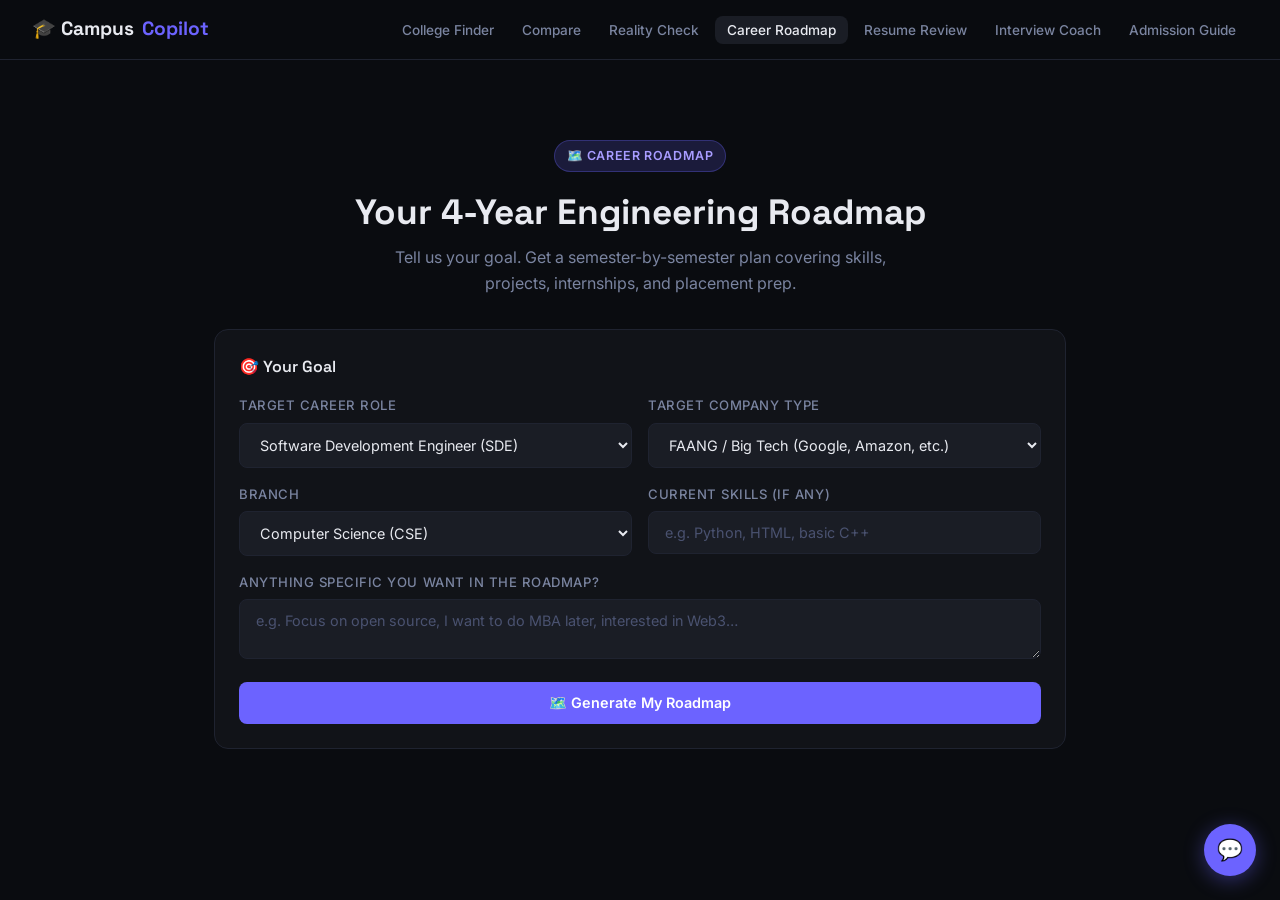
<file: pages/roadmap.html>
<!DOCTYPE html>
<html lang="en">
<head>
  <meta charset="UTF-8" />
  <meta name="viewport" content="width=device-width, initial-scale=1.0" />
  <title>Career Roadmap — CampusCopilot AI</title>
  <link rel="stylesheet" href="../css/style.css" />
</head>
<body>
<div class="page-wrapper">
  <div class="container">
    <div class="page-header">
      <div class="badge">🗺️ Career Roadmap</div>
      <h1>Your 4-Year Engineering Roadmap</h1>
      <p>Tell us your goal. Get a semester-by-semester plan covering skills, projects, internships, and placement prep.</p>
    </div>

    <div class="card">
      <div class="card-title">🎯 Your Goal</div>
      <div class="form-row">
        <div class="form-group">
          <label>Target Career Role</label>
          <select id="role">
            <option>Software Development Engineer (SDE)</option>
            <option>Machine Learning / AI Engineer</option>
            <option>Data Scientist / Data Analyst</option>
            <option>Full Stack Developer</option>
            <option>DevOps / Cloud Engineer</option>
            <option>Cybersecurity Engineer</option>
            <option>Product Manager</option>
            <option>Startup Founder</option>
            <option>Research / Higher Studies (MS/MTech)</option>
          </select>
        </div>
        <div class="form-group">
          <label>Target Company Type</label>
          <select id="company">
            <option>FAANG / Big Tech (Google, Amazon, etc.)</option>
            <option>Indian Unicorn (Razorpay, CRED, etc.)</option>
            <option>MNC (TCS, Infosys, Wipro)</option>
            <option>Early Stage Startup</option>
            <option>Government / PSU</option>
          </select>
        </div>
      </div>

      <div class="form-row">
        <div class="form-group">
          <label>Branch</label>
          <select id="branch">
            <option>Computer Science (CSE)</option>
            <option>CSE – AI/ML</option>
            <option>Information Technology</option>
            <option>Electronics & Communication</option>
            <option>Mechanical</option>
            <option>Other</option>
          </select>
        </div>
        <div class="form-group">
          <label>Current Skills (if any)</label>
          <input type="text" id="skills" placeholder="e.g. Python, HTML, basic C++" />
        </div>
      </div>

      <div class="form-group">
        <label>Anything specific you want in the roadmap?</label>
        <textarea id="extra" rows="2" placeholder="e.g. Focus on open source, I want to do MBA later, interested in Web3…"></textarea>
      </div>

      <button class="btn btn-primary" id="roadmap-btn" onclick="getRoadmap()">
        🗺️ Generate My Roadmap
      </button>
    </div>

    <div class="loading-dots" id="loading">
      <div class="dot"></div><div class="dot"></div><div class="dot"></div>
      <span style="margin-left:8px;color:var(--text-muted)">Building your personalized roadmap…</span>
    </div>

    <div class="response-area md" id="response"></div>
  </div>
</div>

<script src="../js/shell.js"></script>
<script src="../js/groq.js"></script>
<script>
injectShell('roadmap');

const SYSTEM = `You are a senior software engineer and career mentor. Create a detailed 4-year engineering college roadmap.

Use this EXACT format:

## 🗺️ 4-Year Roadmap: [Role] at [Company Type]

---

## 📅 Year 1 — Foundation
**Theme:** Build the base

### Semester 1
- **Skills:** List 3–4 specific skills/topics
- **Projects:** 1 beginner project idea with clear description
- **Habits:** 2 habits to build

### Semester 2
- **Skills:** List 3–4 skills
- **Projects:** 1 project idea
- **Milestone:** What should be achieved by end of Year 1

---

## 📅 Year 2 — Building
**Theme:** Go deeper

### Semester 3
- **Skills:** More advanced topics
- **Projects:** 1 intermediate project
- **DSA Goal:** Specific LeetCode / problem-solving target

### Semester 4
- **Skills:** Framework / specialization
- **Internship Prep:** What to start doing
- **Milestone:** End of Year 2 achievement

---

## 📅 Year 3 — Executing
**Theme:** Real world experience

### Semester 5
- **Skills:** Advanced / specialization
- **Internship:** Where to apply and how
- **Open Source:** Specific contribution advice

### Semester 6
- **Internship:** Target roles/companies
- **Projects:** 1 major portfolio project
- **Milestone:** End of Year 3 achievement

---

## 📅 Year 4 — Placement
**Theme:** Land the job

### Semester 7
- **Placement Prep:** DSA, System Design, specific topics
- **Resume:** What it should look like
- **Applications:** When and where to apply

### Semester 8
- **Interviews:** What to expect
- **Offers:** How to evaluate
- **Backup Plan:** What if placements don't go as planned

---

## 🛠️ Tools & Resources
List 8–10 specific resources (courses, platforms, books) with why each one matters.

## 📈 Expected Outcome
Realistic salary range and role if this roadmap is followed diligently.

Be specific. Name real platforms, tools, technologies. Make it actionable.`;

async function getRoadmap() {
  const btn = document.getElementById('roadmap-btn');
  const userMsg = `
Role: ${document.getElementById('role').value}
Target Company: ${document.getElementById('company').value}
Branch: ${document.getElementById('branch').value}
Current Skills: ${document.getElementById('skills').value || 'None yet'}
Additional: ${document.getElementById('extra').value || 'None'}

Generate a detailed 4-year roadmap.`;

  btn.disabled = true;
  btn.textContent = 'Generating…';
  showLoading('loading');
  const resp = document.getElementById('response');
  resp.classList.add('visible');
  resp.innerHTML = '';

  try {
    await askGroq(SYSTEM, userMsg, (partial) => {
      resp.innerHTML = renderMarkdown(partial);
    });
  } catch(e) {
    resp.innerHTML = `<span style="color:var(--error)">⚠️ ${e.message}</span>`;
  } finally {
    hideLoading('loading');
    btn.disabled = false;
    btn.textContent = '🗺️ Generate My Roadmap';
  }
}
</script>
</body>
</html>
</file>
<file: css/style.css>
@import url('https://fonts.googleapis.com/css2?family=Inter:wght@300;400;500;600;700;800&family=Space+Grotesk:wght@400;500;600;700&display=swap');

:root {
  --bg: #0a0c10;
  --bg-card: #111318;
  --bg-input: #1a1d25;
  --border: #1f2330;
  --border-active: #3d4a6b;
  --accent: #6c63ff;
  --accent-2: #00d4aa;
  --accent-glow: rgba(108, 99, 255, 0.18);
  --text: #e8eaf0;
  --text-muted: #7a84a0;
  --text-dim: #4a5270;
  --success: #00d4aa;
  --warning: #f59e0b;
  --error: #ef4444;
  --radius: 14px;
  --radius-sm: 8px;
  --font-display: 'Space Grotesk', sans-serif;
  --font-body: 'Inter', sans-serif;
}

* { margin: 0; padding: 0; box-sizing: border-box; }

html { scroll-behavior: smooth; }

body {
  background: var(--bg);
  color: var(--text);
  font-family: var(--font-body);
  font-size: 15px;
  line-height: 1.6;
  min-height: 100vh;
}

/* NAV */
nav {
  position: fixed;
  top: 0; left: 0; right: 0;
  z-index: 100;
  display: flex;
  align-items: center;
  justify-content: space-between;
  padding: 0 2rem;
  height: 60px;
  background: rgba(10, 12, 16, 0.92);
  backdrop-filter: blur(16px);
  border-bottom: 1px solid var(--border);
}

.nav-logo {
  font-family: var(--font-display);
  font-size: 1.2rem;
  font-weight: 700;
  color: var(--text);
  text-decoration: none;
  display: flex;
  align-items: center;
  gap: 8px;
}

.nav-logo span { color: var(--accent); }

.nav-links {
  display: flex;
  gap: 0.25rem;
  list-style: none;
}

.nav-links a {
  color: var(--text-muted);
  text-decoration: none;
  font-size: 0.85rem;
  padding: 6px 12px;
  border-radius: var(--radius-sm);
  transition: all 0.2s;
  font-weight: 500;
}

.nav-links a:hover, .nav-links a.active {
  color: var(--text);
  background: var(--bg-input);
}

/* MAIN LAYOUT */
.page-wrapper {
  padding-top: 60px;
  min-height: 100vh;
}

.container {
  max-width: 900px;
  margin: 0 auto;
  padding: 2rem 1.5rem;
}

/* PAGE HEADER */
.page-header {
  text-align: center;
  padding: 3rem 0 2rem;
}

.page-header .badge {
  display: inline-flex;
  align-items: center;
  gap: 6px;
  background: var(--accent-glow);
  border: 1px solid rgba(108, 99, 255, 0.3);
  color: #a89cff;
  font-size: 0.78rem;
  font-weight: 600;
  letter-spacing: 0.05em;
  text-transform: uppercase;
  padding: 5px 12px;
  border-radius: 99px;
  margin-bottom: 1.2rem;
}

.page-header h1 {
  font-family: var(--font-display);
  font-size: 2.2rem;
  font-weight: 700;
  line-height: 1.2;
  margin-bottom: 0.75rem;
}

.page-header p {
  color: var(--text-muted);
  font-size: 1rem;
  max-width: 520px;
  margin: 0 auto;
}

/* CARDS */
.card {
  background: var(--bg-card);
  border: 1px solid var(--border);
  border-radius: var(--radius);
  padding: 1.5rem;
  margin-bottom: 1rem;
}

.card-title {
  font-family: var(--font-display);
  font-size: 1rem;
  font-weight: 600;
  margin-bottom: 1rem;
  color: var(--text);
  display: flex;
  align-items: center;
  gap: 8px;
}

/* INPUTS */
input, textarea, select {
  width: 100%;
  background: var(--bg-input);
  border: 1px solid var(--border);
  border-radius: var(--radius-sm);
  color: var(--text);
  font-family: var(--font-body);
  font-size: 0.9rem;
  padding: 0.75rem 1rem;
  outline: none;
  transition: border 0.2s;
  resize: vertical;
}

input:focus, textarea:focus, select:focus {
  border-color: var(--accent);
}

input::placeholder, textarea::placeholder {
  color: var(--text-dim);
}

select option { background: var(--bg-card); }

label {
  display: block;
  font-size: 0.82rem;
  font-weight: 500;
  color: var(--text-muted);
  margin-bottom: 0.4rem;
  text-transform: uppercase;
  letter-spacing: 0.04em;
}

.form-group { margin-bottom: 1rem; }

.form-row {
  display: grid;
  grid-template-columns: 1fr 1fr;
  gap: 1rem;
}

/* BUTTONS */
.btn {
  display: inline-flex;
  align-items: center;
  justify-content: center;
  gap: 8px;
  padding: 0.75rem 1.5rem;
  border-radius: var(--radius-sm);
  font-family: var(--font-body);
  font-size: 0.9rem;
  font-weight: 600;
  cursor: pointer;
  border: none;
  transition: all 0.2s;
  text-decoration: none;
}

.btn-primary {
  background: var(--accent);
  color: #fff;
  width: 100%;
}

.btn-primary:hover {
  background: #5a52e0;
  transform: translateY(-1px);
  box-shadow: 0 4px 20px rgba(108, 99, 255, 0.35);
}

.btn-primary:disabled {
  opacity: 0.5;
  cursor: not-allowed;
  transform: none;
}

.btn-secondary {
  background: var(--bg-input);
  color: var(--text);
  border: 1px solid var(--border);
}

.btn-secondary:hover {
  border-color: var(--accent);
  color: var(--accent);
}

/* RESPONSE AREA */
.response-area {
  background: var(--bg-input);
  border: 1px solid var(--border);
  border-radius: var(--radius);
  padding: 1.5rem;
  min-height: 120px;
  font-size: 0.9rem;
  line-height: 1.7;
  white-space: pre-wrap;
  color: var(--text);
  display: none;
  margin-top: 1rem;
}

.response-area.visible { display: block; }

.response-area h3 {
  font-family: var(--font-display);
  font-size: 1rem;
  margin-bottom: 0.75rem;
  color: var(--accent-2);
}

/* LOADING */
.loading-dots {
  display: none;
  align-items: center;
  gap: 4px;
  color: var(--text-muted);
  font-size: 0.85rem;
  margin-top: 1rem;
}

.loading-dots.visible { display: flex; }

.dot {
  width: 6px; height: 6px;
  border-radius: 50%;
  background: var(--accent);
  animation: bounce 1.2s infinite;
}

.dot:nth-child(2) { animation-delay: 0.2s; }
.dot:nth-child(3) { animation-delay: 0.4s; }

@keyframes bounce {
  0%, 80%, 100% { transform: scale(0.6); opacity: 0.4; }
  40% { transform: scale(1); opacity: 1; }
}

/* SCORE CARD */
.score-card {
  background: linear-gradient(135deg, rgba(108,99,255,0.12), rgba(0,212,170,0.08));
  border: 1px solid rgba(108,99,255,0.25);
  border-radius: var(--radius);
  padding: 1.5rem;
  text-align: center;
  margin-bottom: 1rem;
}

.score-number {
  font-family: var(--font-display);
  font-size: 3.5rem;
  font-weight: 700;
  color: var(--accent);
  line-height: 1;
}

.score-label {
  color: var(--text-muted);
  font-size: 0.85rem;
  margin-top: 0.25rem;
}

.stars { color: #f59e0b; font-size: 1.1rem; margin: 0.5rem 0; }

/* CHAT FLOATING BUTTON */
#chat-fab {
  position: fixed;
  bottom: 1.5rem;
  right: 1.5rem;
  width: 52px; height: 52px;
  background: var(--accent);
  border-radius: 50%;
  border: none;
  cursor: pointer;
  display: flex;
  align-items: center;
  justify-content: center;
  font-size: 1.3rem;
  z-index: 200;
  box-shadow: 0 4px 20px rgba(108,99,255,0.4);
  transition: transform 0.2s;
}

#chat-fab:hover { transform: scale(1.08); }

/* CHAT MODAL */
#chat-modal {
  display: none;
  position: fixed;
  bottom: 5rem; right: 1.5rem;
  width: 360px;
  max-height: 500px;
  background: var(--bg-card);
  border: 1px solid var(--border-active);
  border-radius: var(--radius);
  z-index: 200;
  flex-direction: column;
  overflow: hidden;
  box-shadow: 0 8px 40px rgba(0,0,0,0.5);
}

#chat-modal.open { display: flex; }

.chat-header {
  padding: 1rem 1.25rem;
  border-bottom: 1px solid var(--border);
  display: flex;
  align-items: center;
  justify-content: space-between;
  background: var(--bg);
}

.chat-header-title {
  font-family: var(--font-display);
  font-size: 0.95rem;
  font-weight: 600;
  display: flex;
  align-items: center;
  gap: 8px;
}

.chat-online-dot {
  width: 7px; height: 7px;
  border-radius: 50%;
  background: var(--success);
  box-shadow: 0 0 6px var(--success);
}

.chat-close {
  background: none;
  border: none;
  color: var(--text-muted);
  cursor: pointer;
  font-size: 1.1rem;
  padding: 2px 6px;
  border-radius: 4px;
}

.chat-close:hover { background: var(--bg-input); color: var(--text); }

.chat-messages {
  flex: 1;
  overflow-y: auto;
  padding: 1rem;
  display: flex;
  flex-direction: column;
  gap: 0.75rem;
}

.chat-msg {
  max-width: 85%;
  padding: 0.6rem 0.9rem;
  border-radius: 10px;
  font-size: 0.85rem;
  line-height: 1.5;
}

.chat-msg.bot {
  background: var(--bg-input);
  border: 1px solid var(--border);
  align-self: flex-start;
}

.chat-msg.user {
  background: var(--accent);
  color: #fff;
  align-self: flex-end;
}

.chat-input-row {
  display: flex;
  gap: 0.5rem;
  padding: 0.75rem;
  border-top: 1px solid var(--border);
  background: var(--bg);
}

.chat-input-row input {
  flex: 1;
  padding: 0.6rem 0.9rem;
  font-size: 0.85rem;
}

.chat-send {
  background: var(--accent);
  border: none;
  border-radius: var(--radius-sm);
  color: #fff;
  padding: 0.6rem 0.9rem;
  cursor: pointer;
  font-size: 0.9rem;
  transition: background 0.2s;
}

.chat-send:hover { background: #5a52e0; }

/* FEATURE GRID (index) */
.features-grid {
  display: grid;
  grid-template-columns: repeat(auto-fit, minmax(260px, 1fr));
  gap: 1rem;
  margin-top: 2rem;
}

.feature-card {
  background: var(--bg-card);
  border: 1px solid var(--border);
  border-radius: var(--radius);
  padding: 1.5rem;
  text-decoration: none;
  color: var(--text);
  transition: all 0.2s;
  display: block;
}

.feature-card:hover {
  border-color: var(--accent);
  background: rgba(108,99,255,0.06);
  transform: translateY(-2px);
}

.feature-icon {
  font-size: 1.8rem;
  margin-bottom: 0.75rem;
}

.feature-title {
  font-family: var(--font-display);
  font-size: 1rem;
  font-weight: 600;
  margin-bottom: 0.4rem;
}

.feature-desc {
  color: var(--text-muted);
  font-size: 0.85rem;
  line-height: 1.5;
}

/* HERO */
.hero {
  text-align: center;
  padding: 5rem 1.5rem 3rem;
  max-width: 700px;
  margin: 0 auto;
}

.hero-eyebrow {
  display: inline-flex;
  align-items: center;
  gap: 6px;
  font-size: 0.78rem;
  font-weight: 600;
  letter-spacing: 0.08em;
  text-transform: uppercase;
  color: var(--accent-2);
  margin-bottom: 1.5rem;
}

.hero h1 {
  font-family: var(--font-display);
  font-size: clamp(2rem, 5vw, 3.2rem);
  font-weight: 700;
  line-height: 1.15;
  margin-bottom: 1.25rem;
}

.hero h1 .highlight {
  background: linear-gradient(90deg, var(--accent), var(--accent-2));
  -webkit-background-clip: text;
  -webkit-text-fill-color: transparent;
  background-clip: text;
}

.hero p {
  color: var(--text-muted);
  font-size: 1.05rem;
  max-width: 480px;
  margin: 0 auto 2rem;
}

.hero-cta {
  display: flex;
  gap: 0.75rem;
  justify-content: center;
  flex-wrap: wrap;
}

.hero-cta .btn { min-width: 160px; width: auto; }

/* DIVIDER */
.divider {
  height: 1px;
  background: var(--border);
  margin: 2rem 0;
}

/* TAG */
.tag {
  display: inline-block;
  background: var(--bg-input);
  border: 1px solid var(--border);
  color: var(--text-muted);
  font-size: 0.78rem;
  padding: 3px 10px;
  border-radius: 99px;
  margin: 2px;
}

/* STEP INDICATOR */
.steps {
  display: flex;
  gap: 0.5rem;
  margin-bottom: 1.5rem;
  flex-wrap: wrap;
}

.step {
  display: flex;
  align-items: center;
  gap: 6px;
  font-size: 0.8rem;
  color: var(--text-dim);
}

.step.active { color: var(--accent); }
.step-num {
  width: 22px; height: 22px;
  border-radius: 50%;
  background: var(--bg-input);
  border: 1px solid var(--border);
  display: flex;
  align-items: center;
  justify-content: center;
  font-size: 0.72rem;
  font-weight: 600;
}

.step.active .step-num {
  background: var(--accent);
  border-color: var(--accent);
  color: #fff;
}

/* CHAT PAGE */
.chat-page-wrap {
  display: flex;
  flex-direction: column;
  height: calc(100vh - 60px);
}

.chat-page-messages {
  flex: 1;
  overflow-y: auto;
  padding: 1.5rem;
  max-width: 800px;
  width: 100%;
  margin: 0 auto;
  display: flex;
  flex-direction: column;
  gap: 1rem;
}

.chat-page-msg {
  max-width: 75%;
  padding: 0.85rem 1.1rem;
  border-radius: 12px;
  font-size: 0.9rem;
  line-height: 1.6;
  white-space: pre-wrap;
}

.chat-page-msg.bot {
  background: var(--bg-card);
  border: 1px solid var(--border);
  align-self: flex-start;
}

.chat-page-msg.user {
  background: var(--accent);
  color: #fff;
  align-self: flex-end;
}

.chat-page-input-bar {
  border-top: 1px solid var(--border);
  padding: 1rem 1.5rem;
  background: var(--bg);
  max-width: 800px;
  width: 100%;
  margin: 0 auto;
  display: flex;
  gap: 0.75rem;
  align-items: flex-end;
}

.chat-page-input-bar textarea {
  flex: 1;
  min-height: 44px;
  max-height: 120px;
  resize: none;
  padding: 0.7rem 1rem;
}

.chat-page-input-bar .btn { width: auto; padding: 0.7rem 1.2rem; }

/* SCROLLBAR */
::-webkit-scrollbar { width: 5px; }
::-webkit-scrollbar-track { background: transparent; }
::-webkit-scrollbar-thumb { background: var(--border-active); border-radius: 99px; }

/* MARKDOWN RENDER */
.md h1, .md h2, .md h3 { font-family: var(--font-display); margin: 0.75rem 0 0.4rem; }
.md h2 { font-size: 1rem; color: var(--accent-2); }
.md h3 { font-size: 0.95rem; color: var(--text); }
.md ul, .md ol { padding-left: 1.2rem; margin: 0.4rem 0; }
.md li { margin-bottom: 0.25rem; }
.md strong { color: var(--text); font-weight: 600; }
.md em { color: var(--text-muted); }
.md code { background: var(--bg-input); border-radius: 4px; padding: 2px 6px; font-size: 0.85em; font-family: monospace; }
.md p { margin-bottom: 0.5rem; }
.md hr { border: none; border-top: 1px solid var(--border); margin: 0.75rem 0; }

/* RESPONSIVE */
@media (max-width: 640px) {
  .form-row { grid-template-columns: 1fr; }
  #chat-modal { width: calc(100vw - 2rem); right: 1rem; }
  .nav-links { display: none; }
  .hero h1 { font-size: 1.9rem; }
}
</file>
